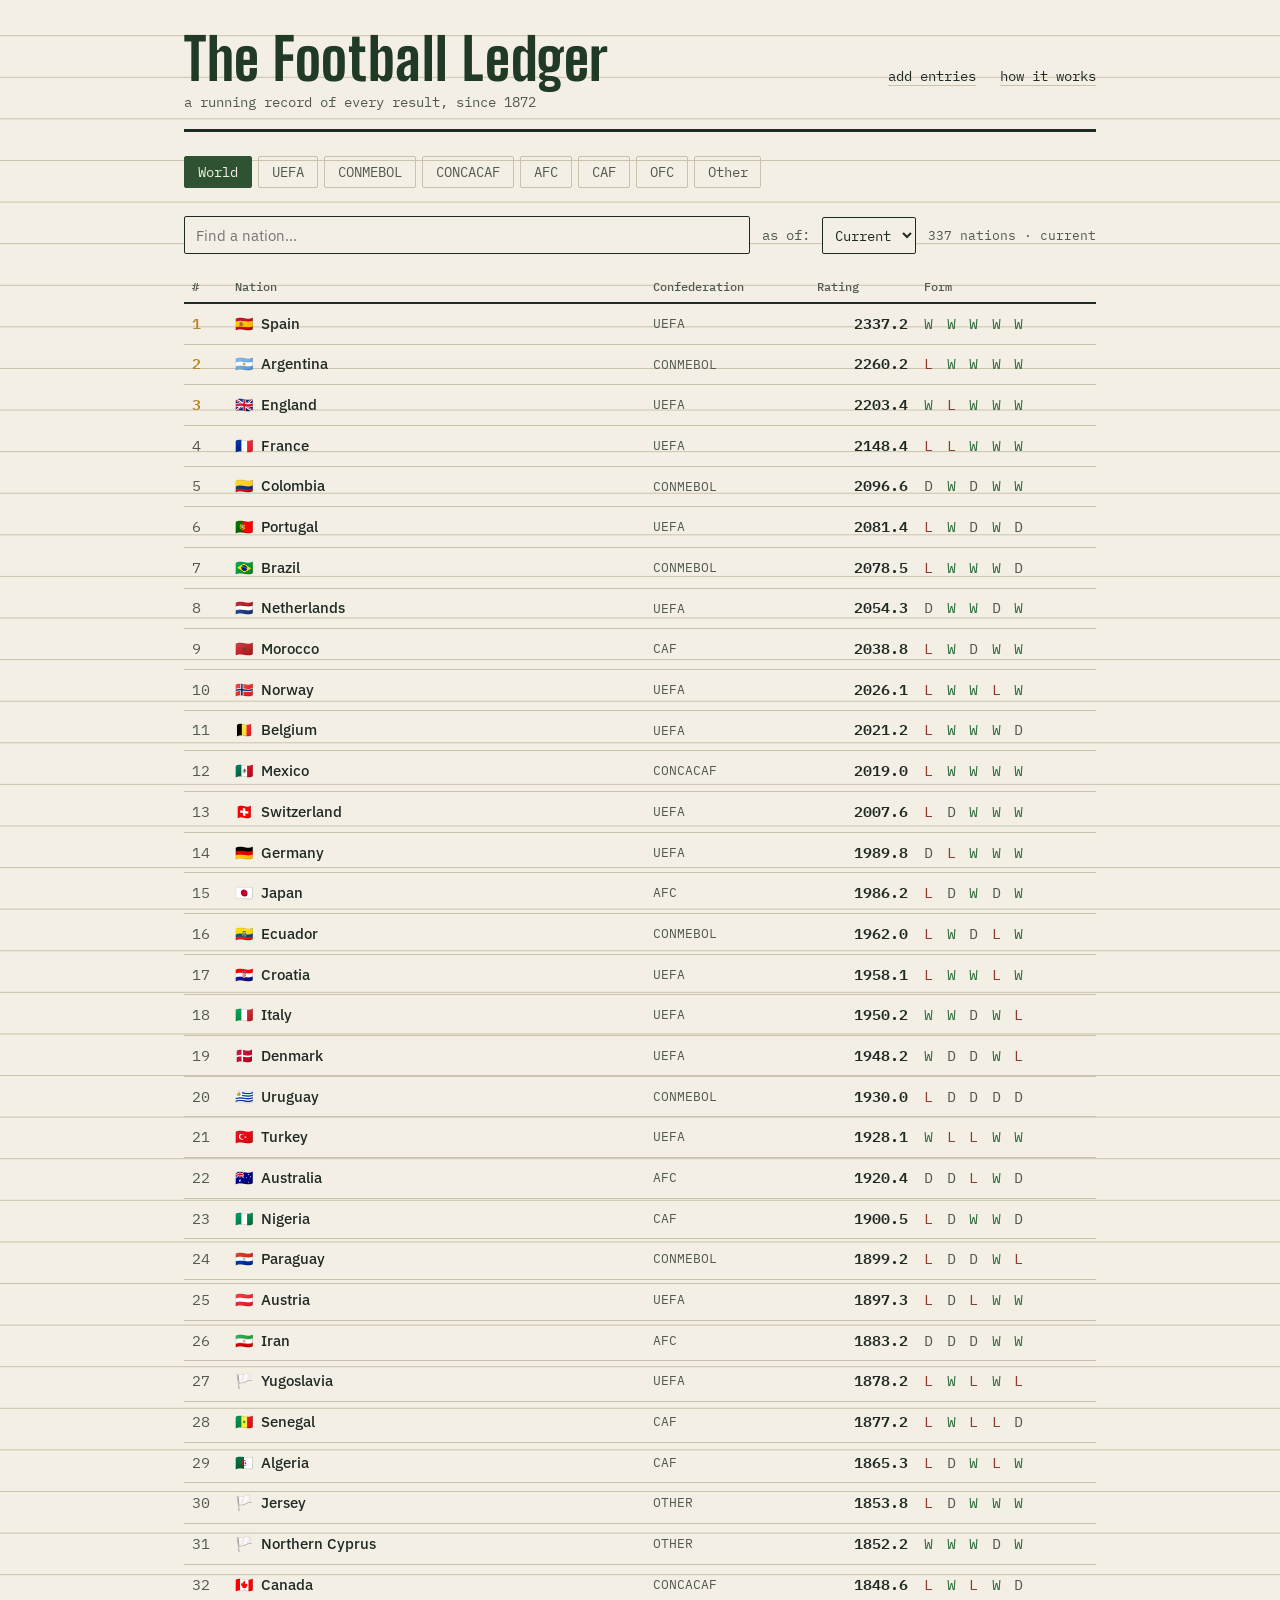
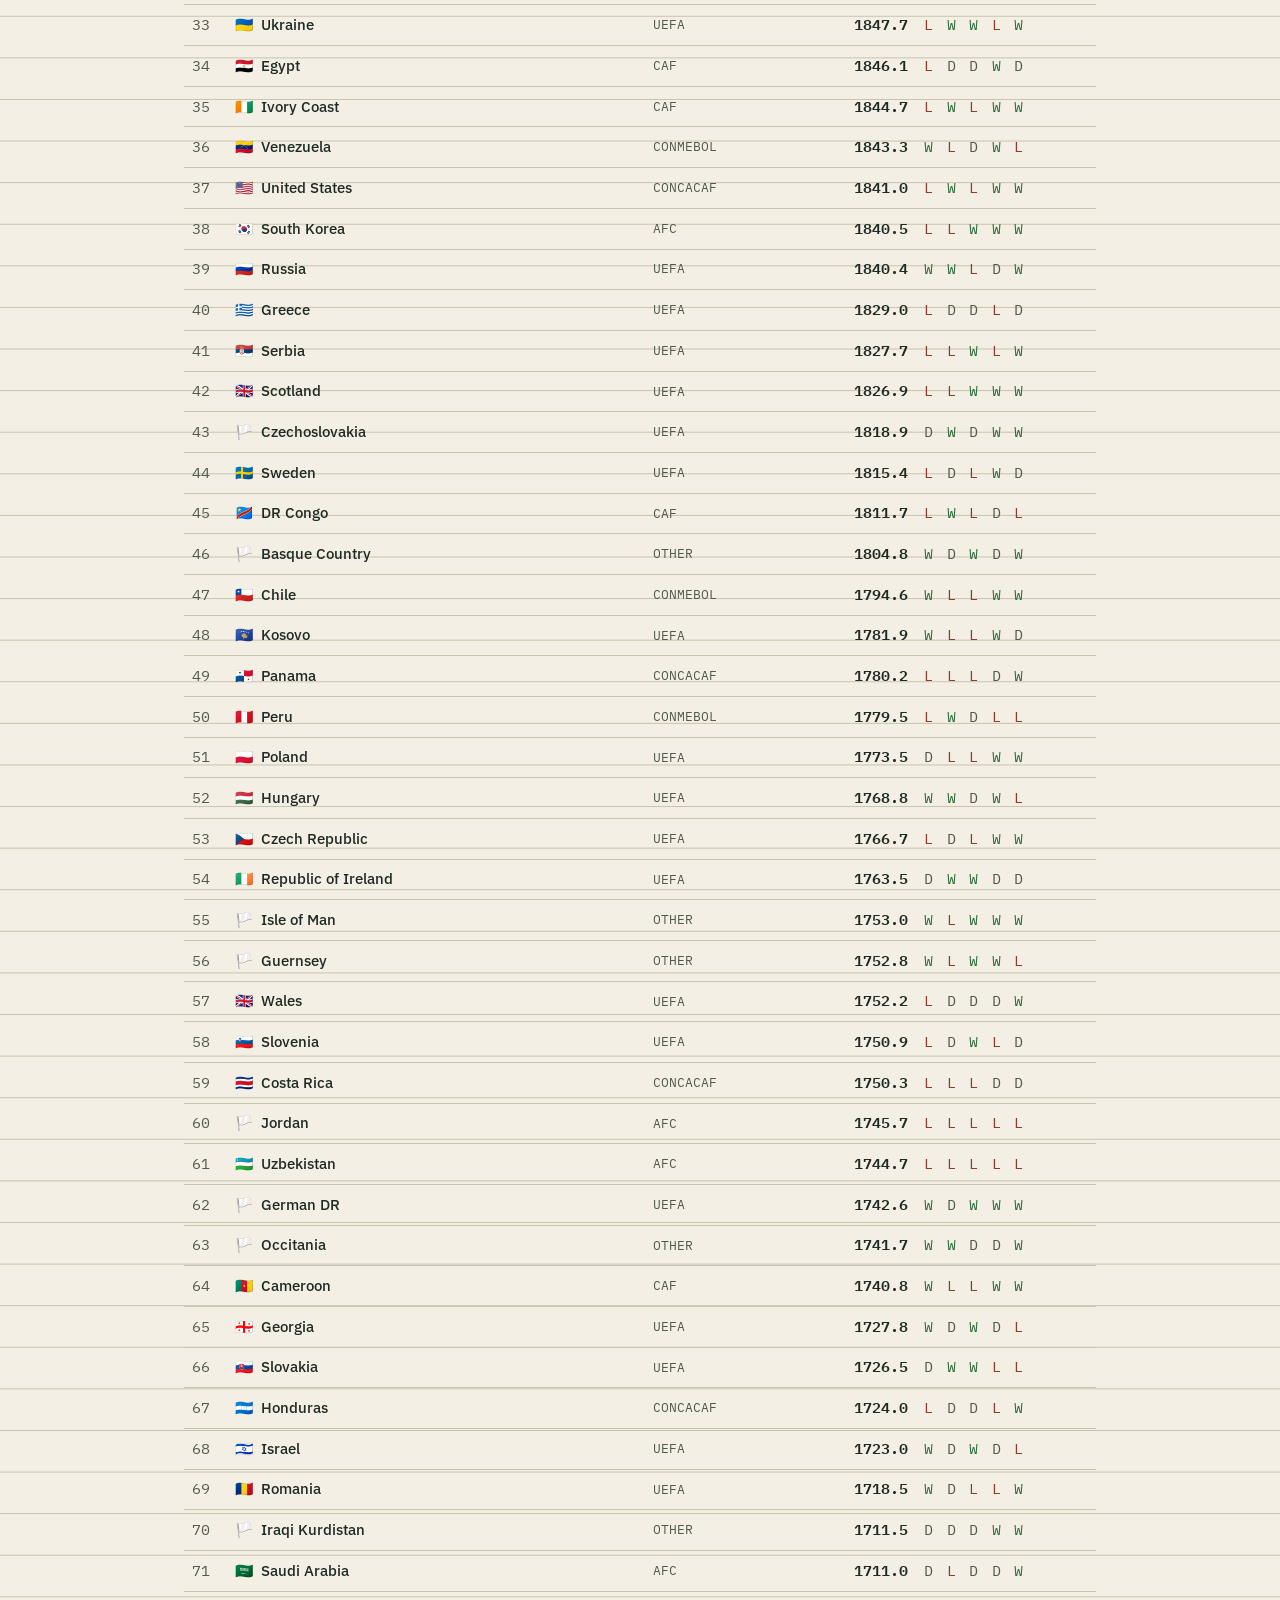
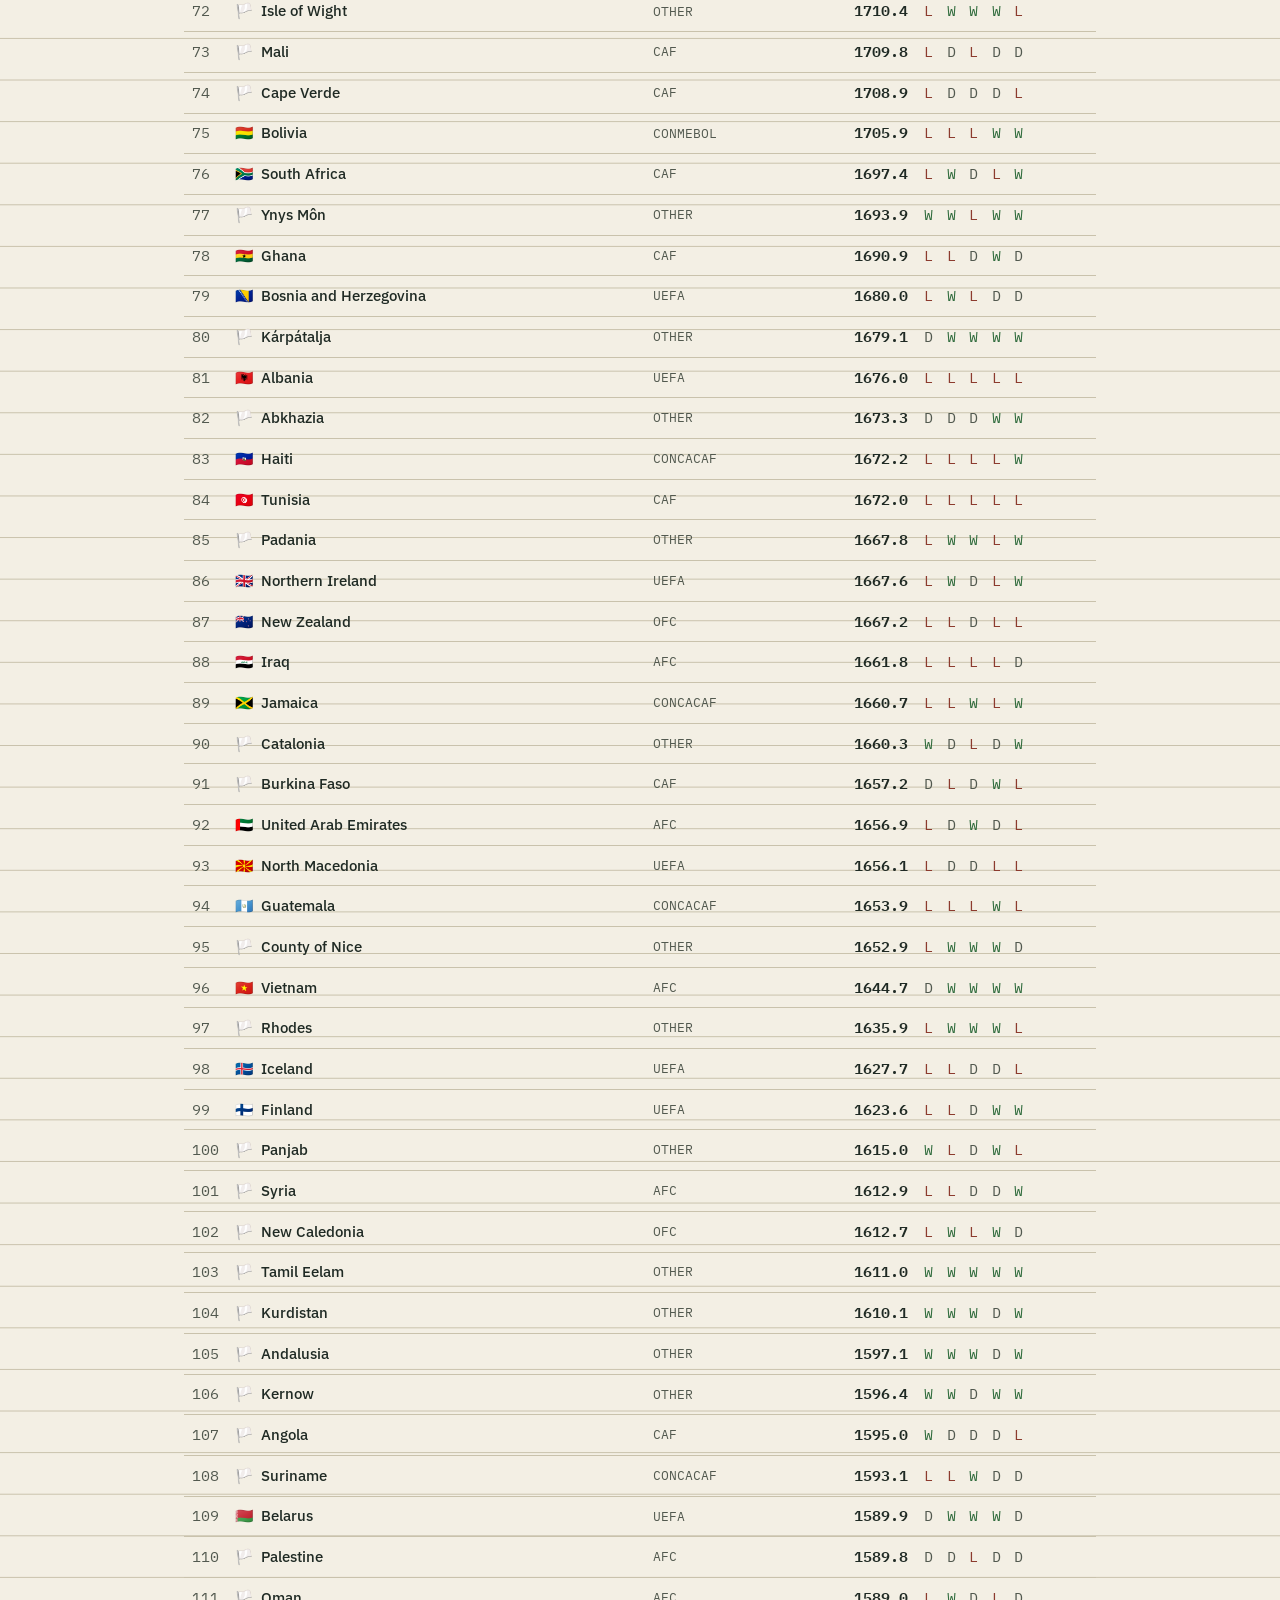
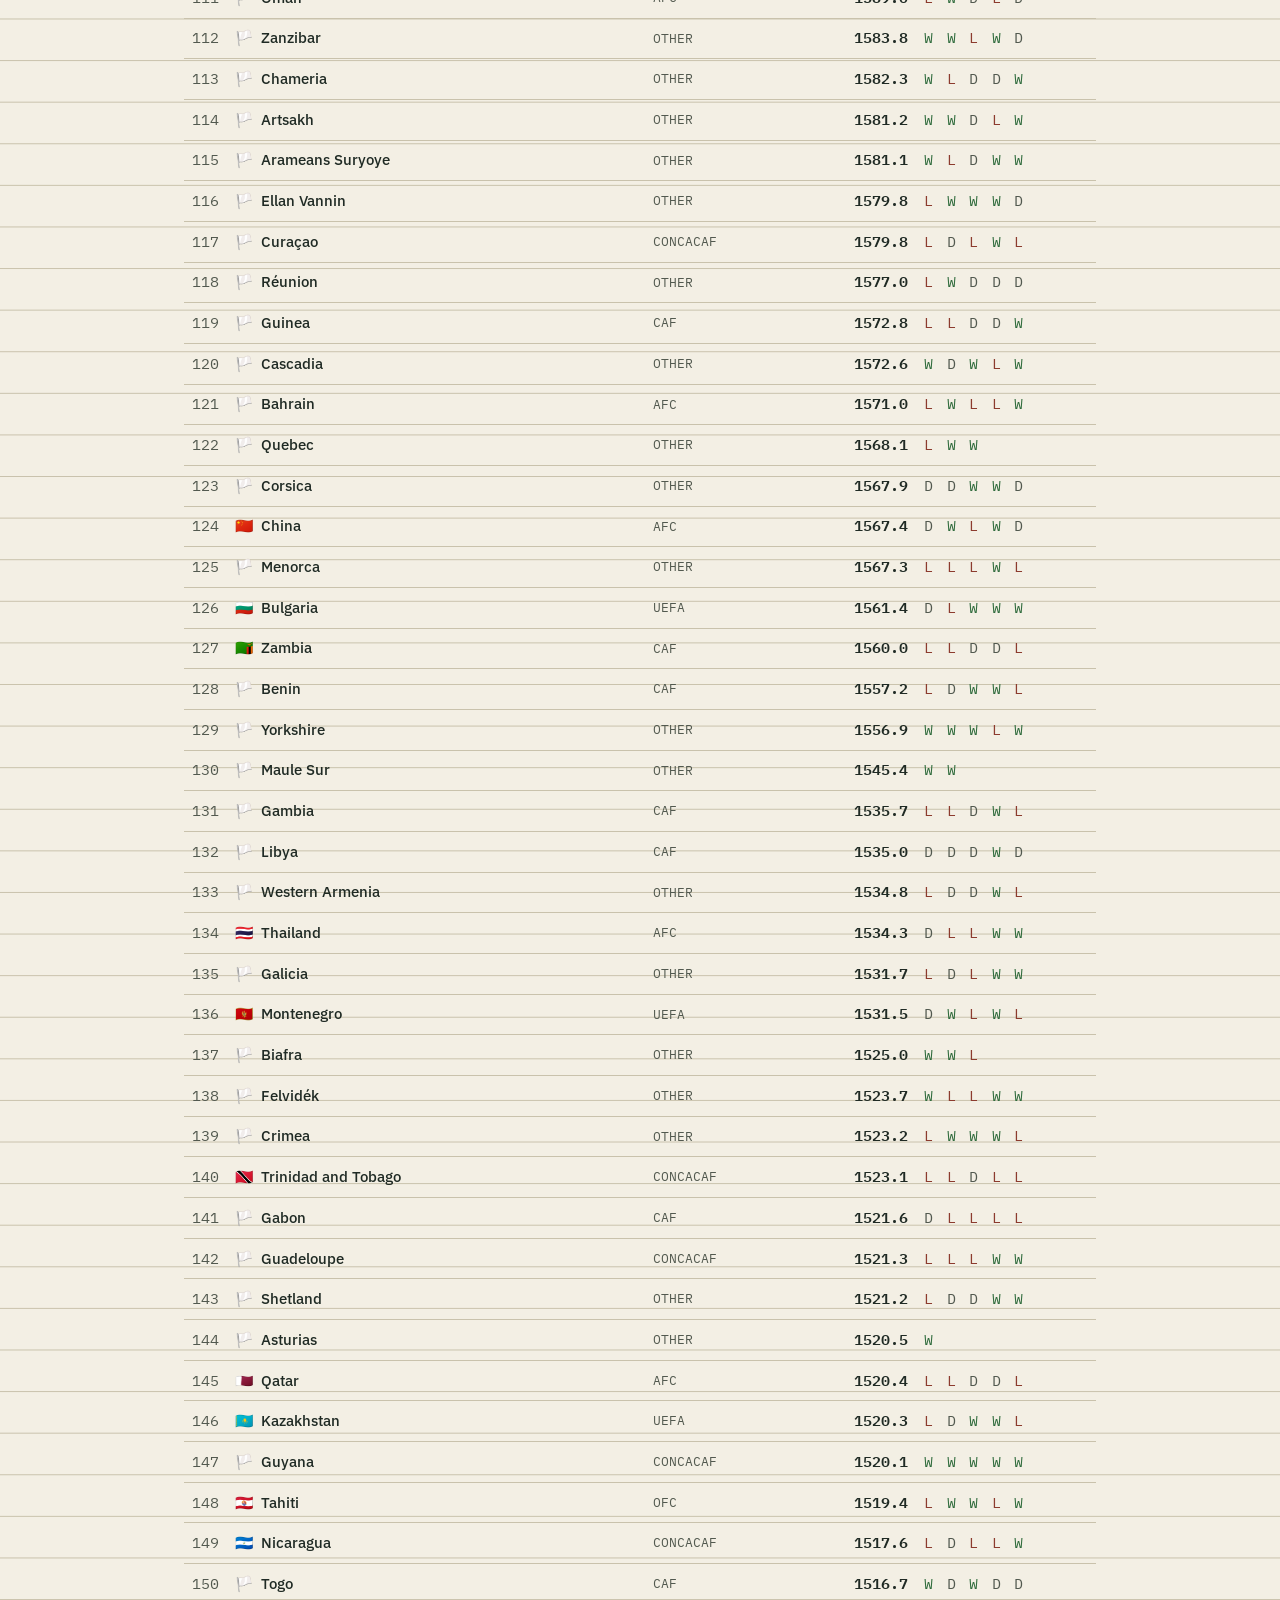
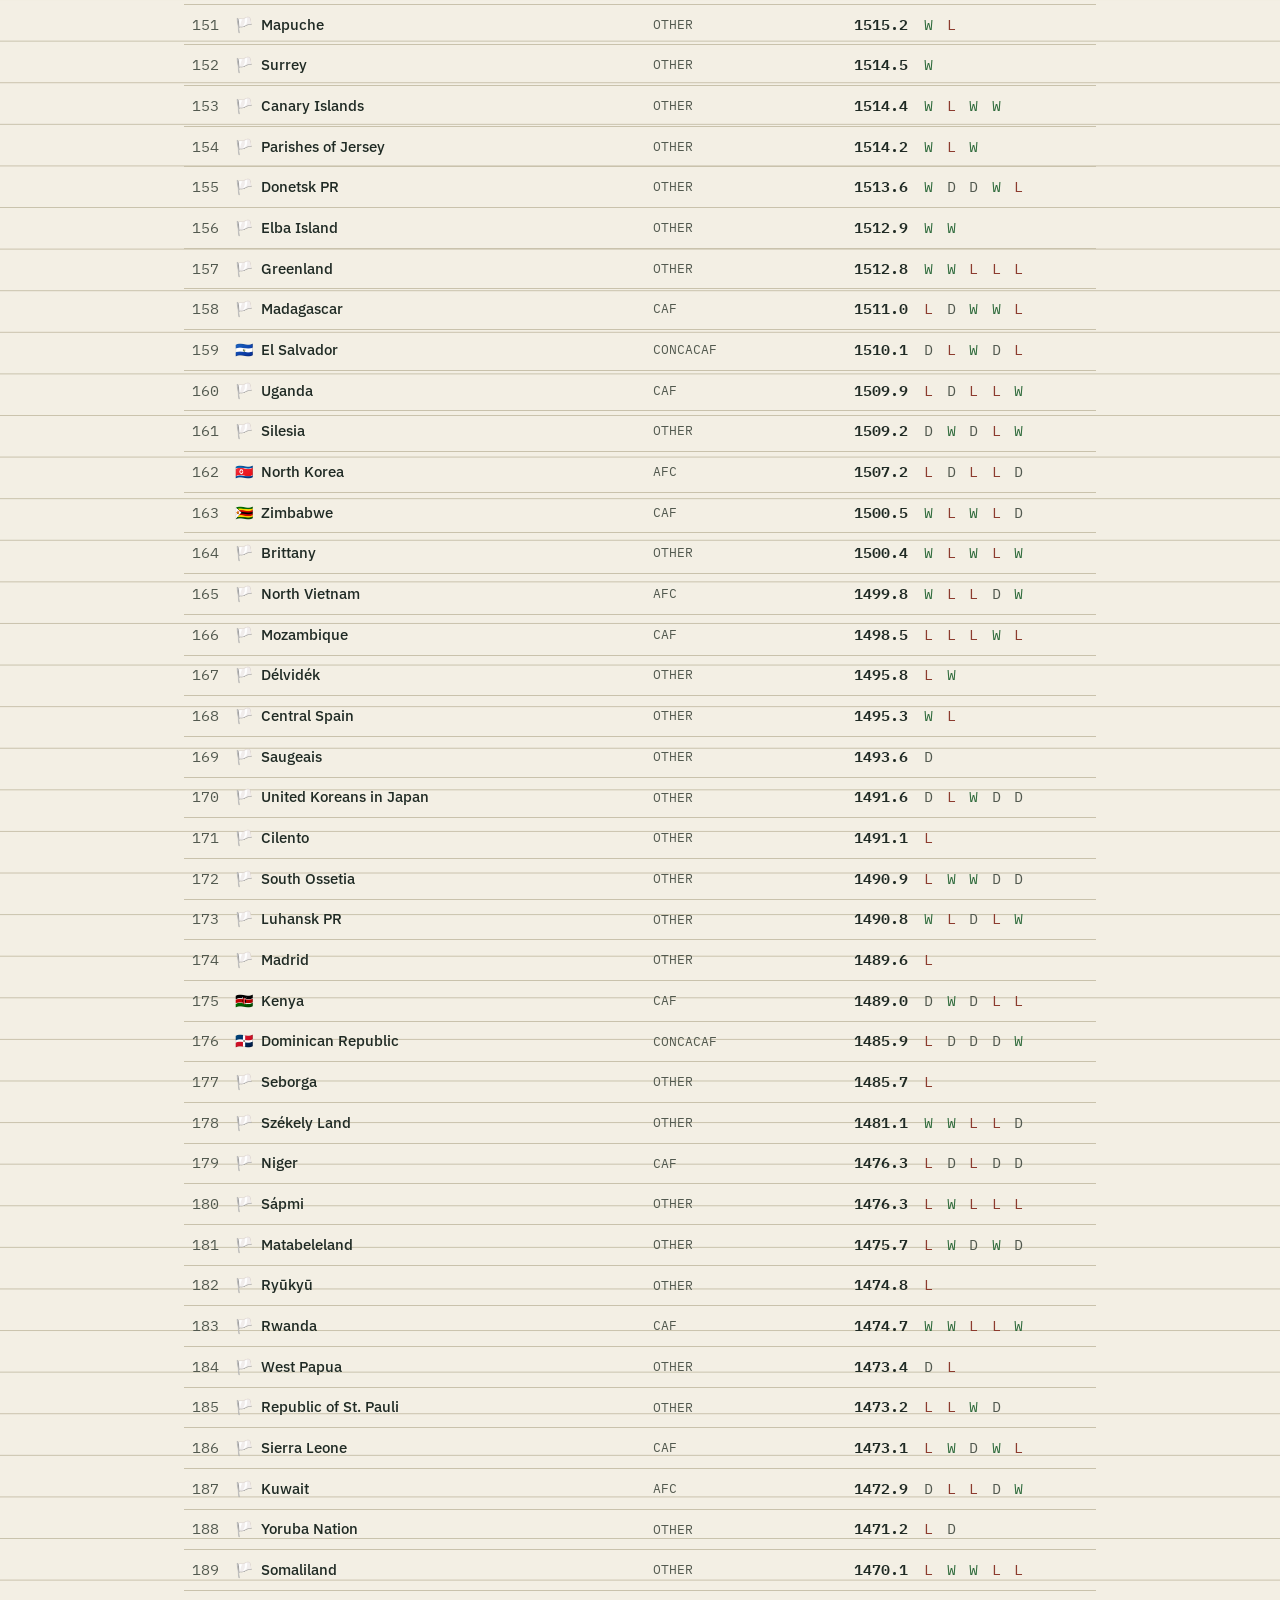
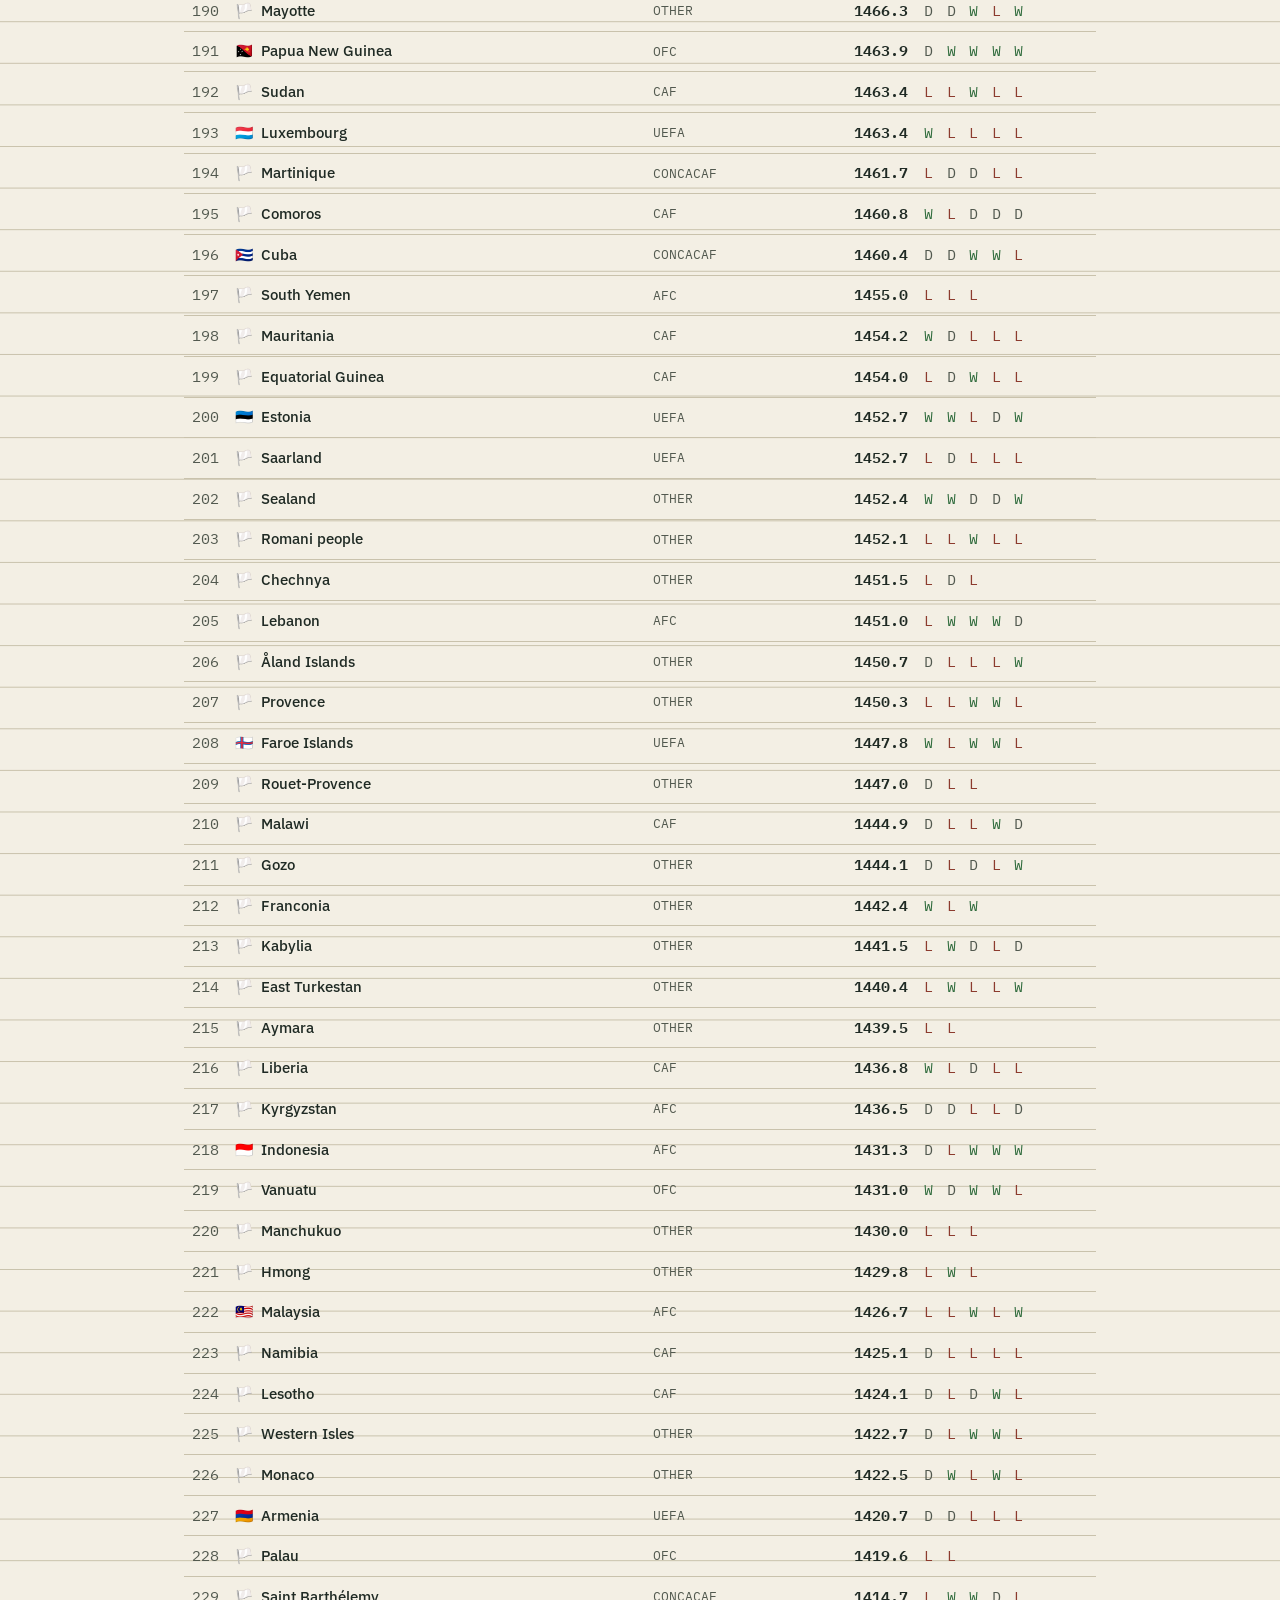
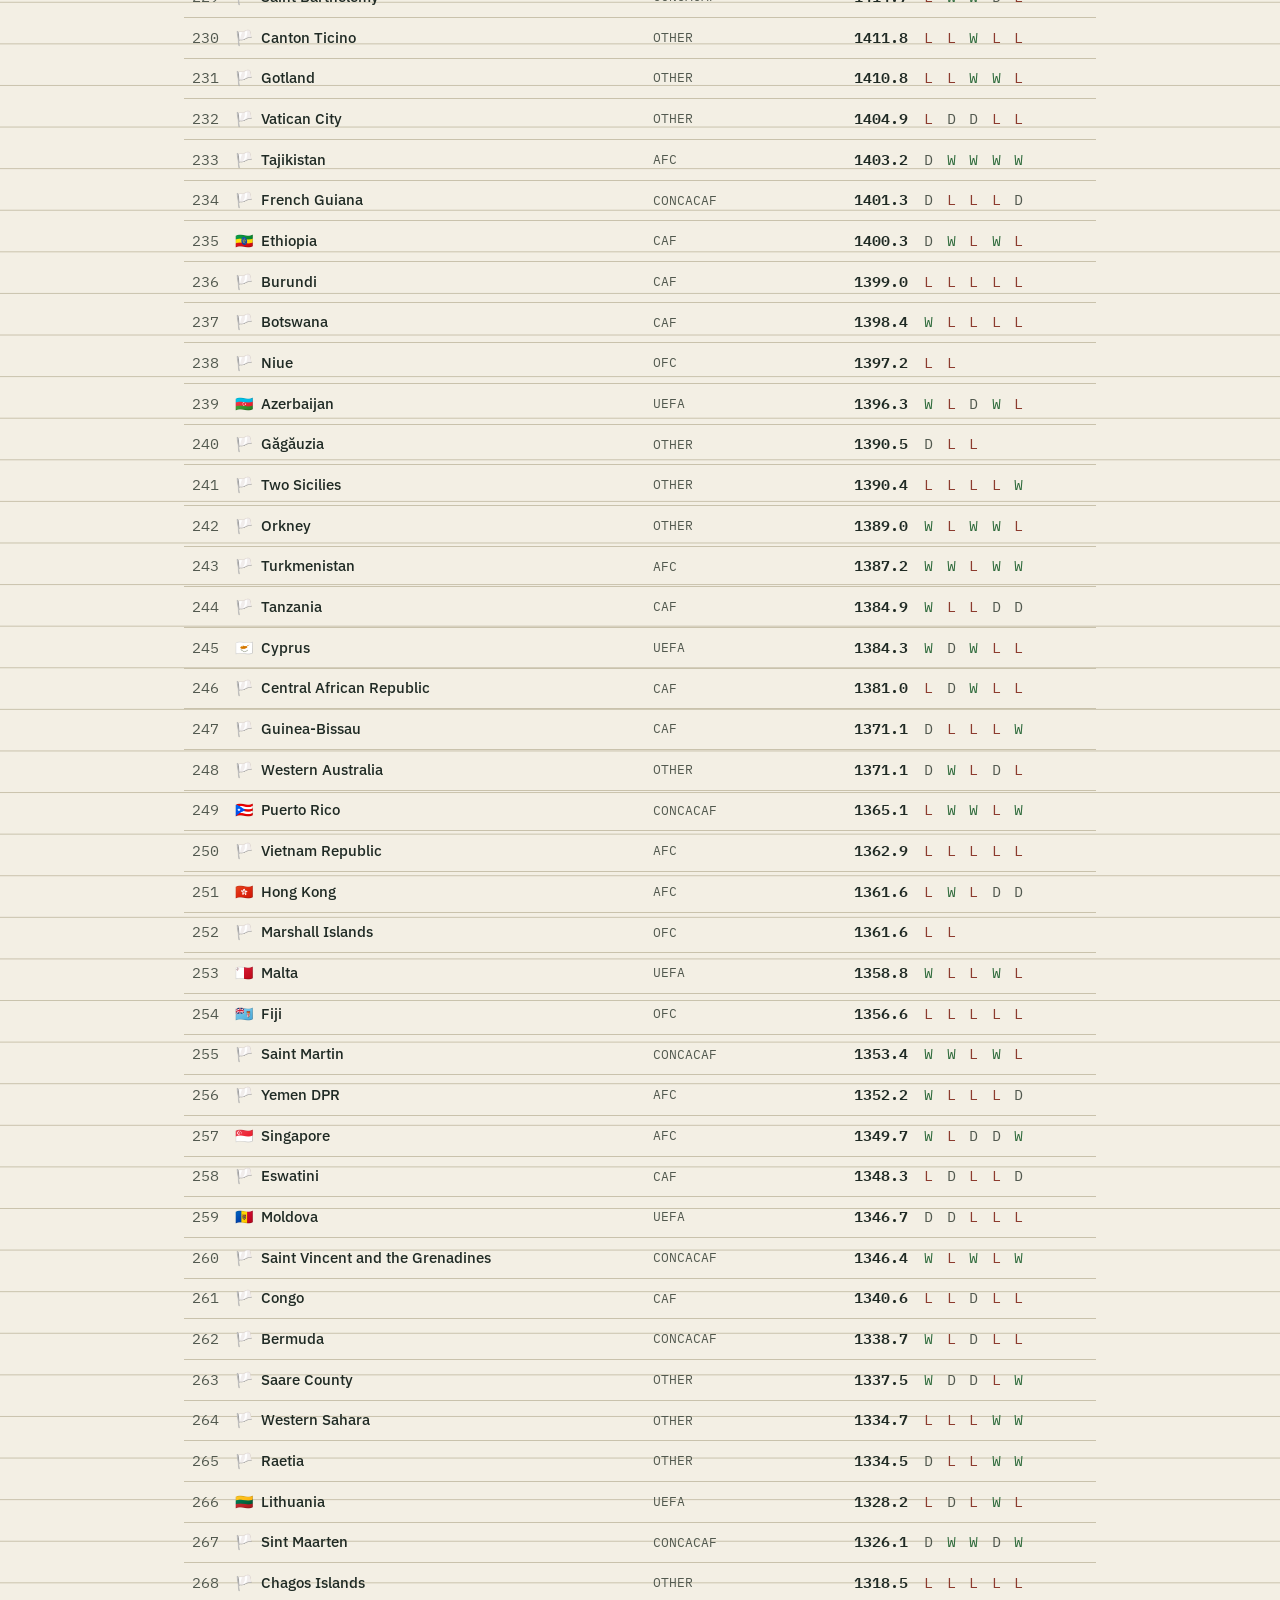
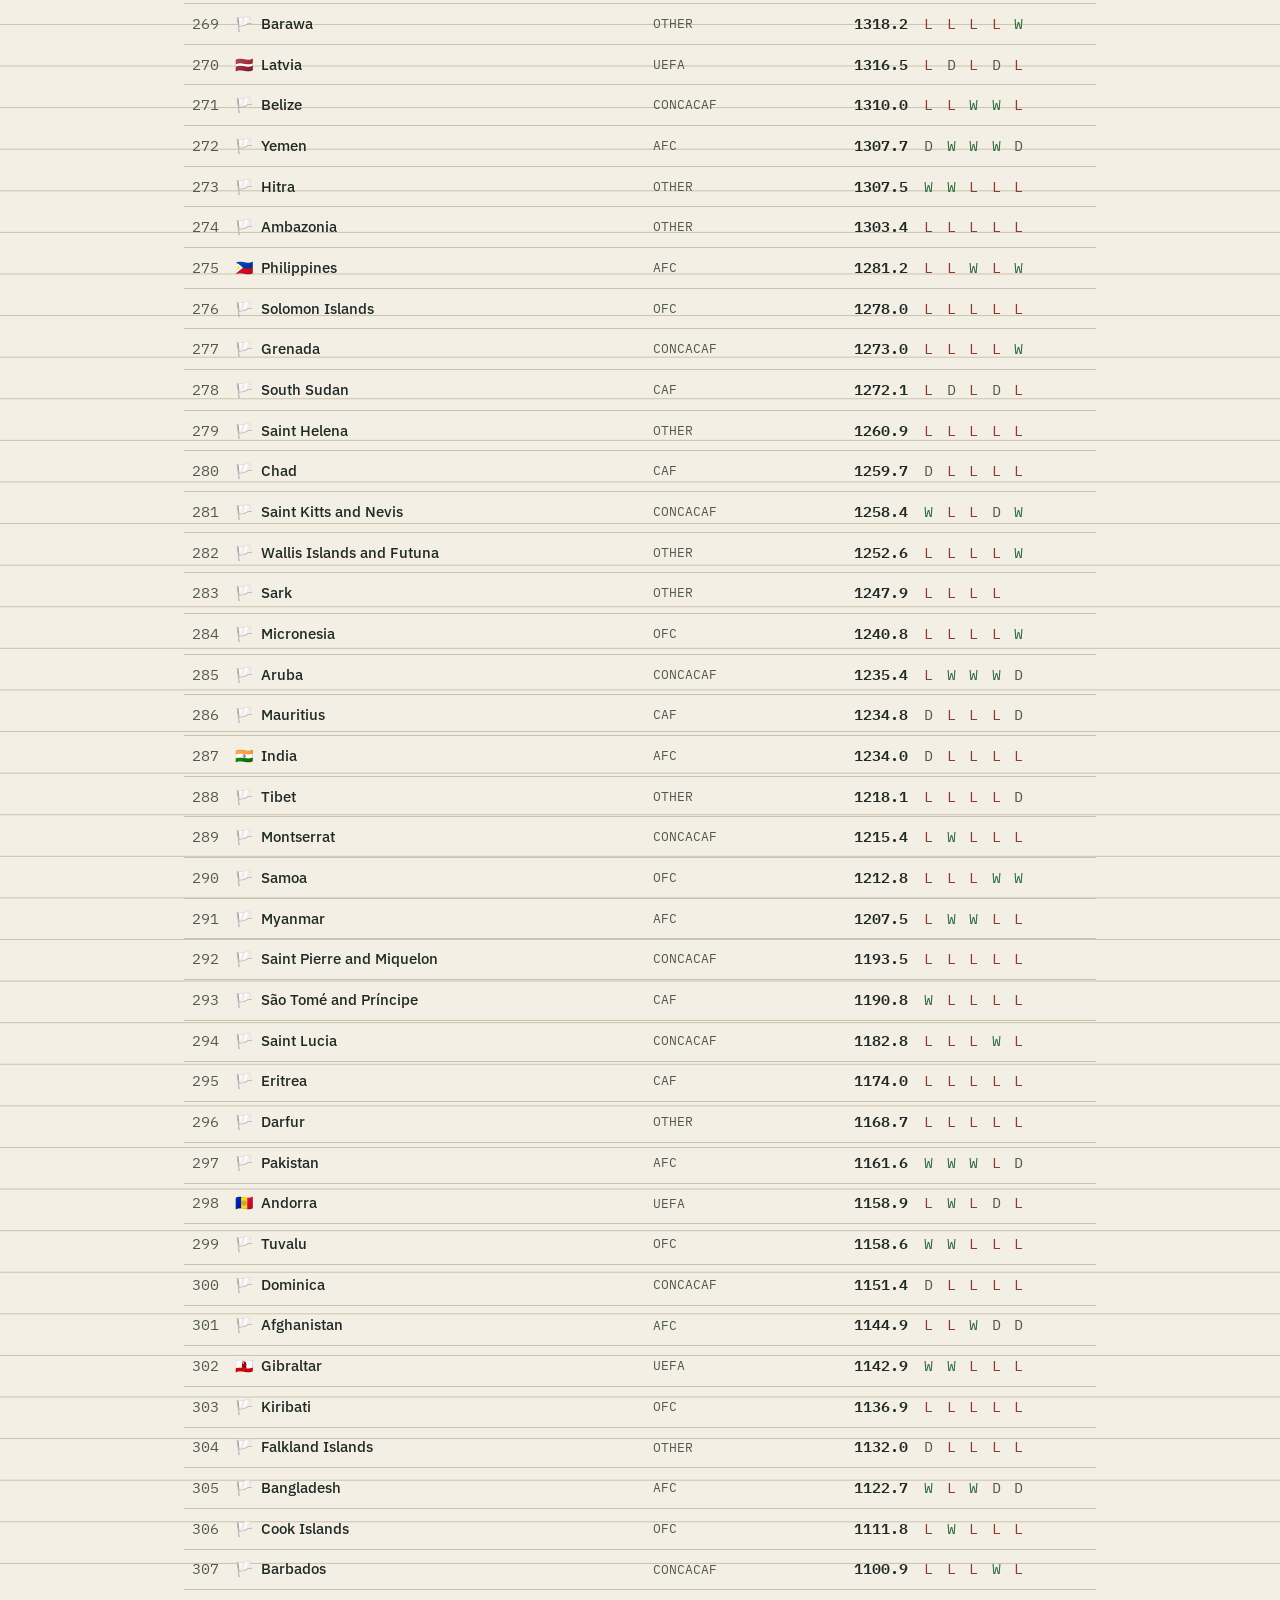
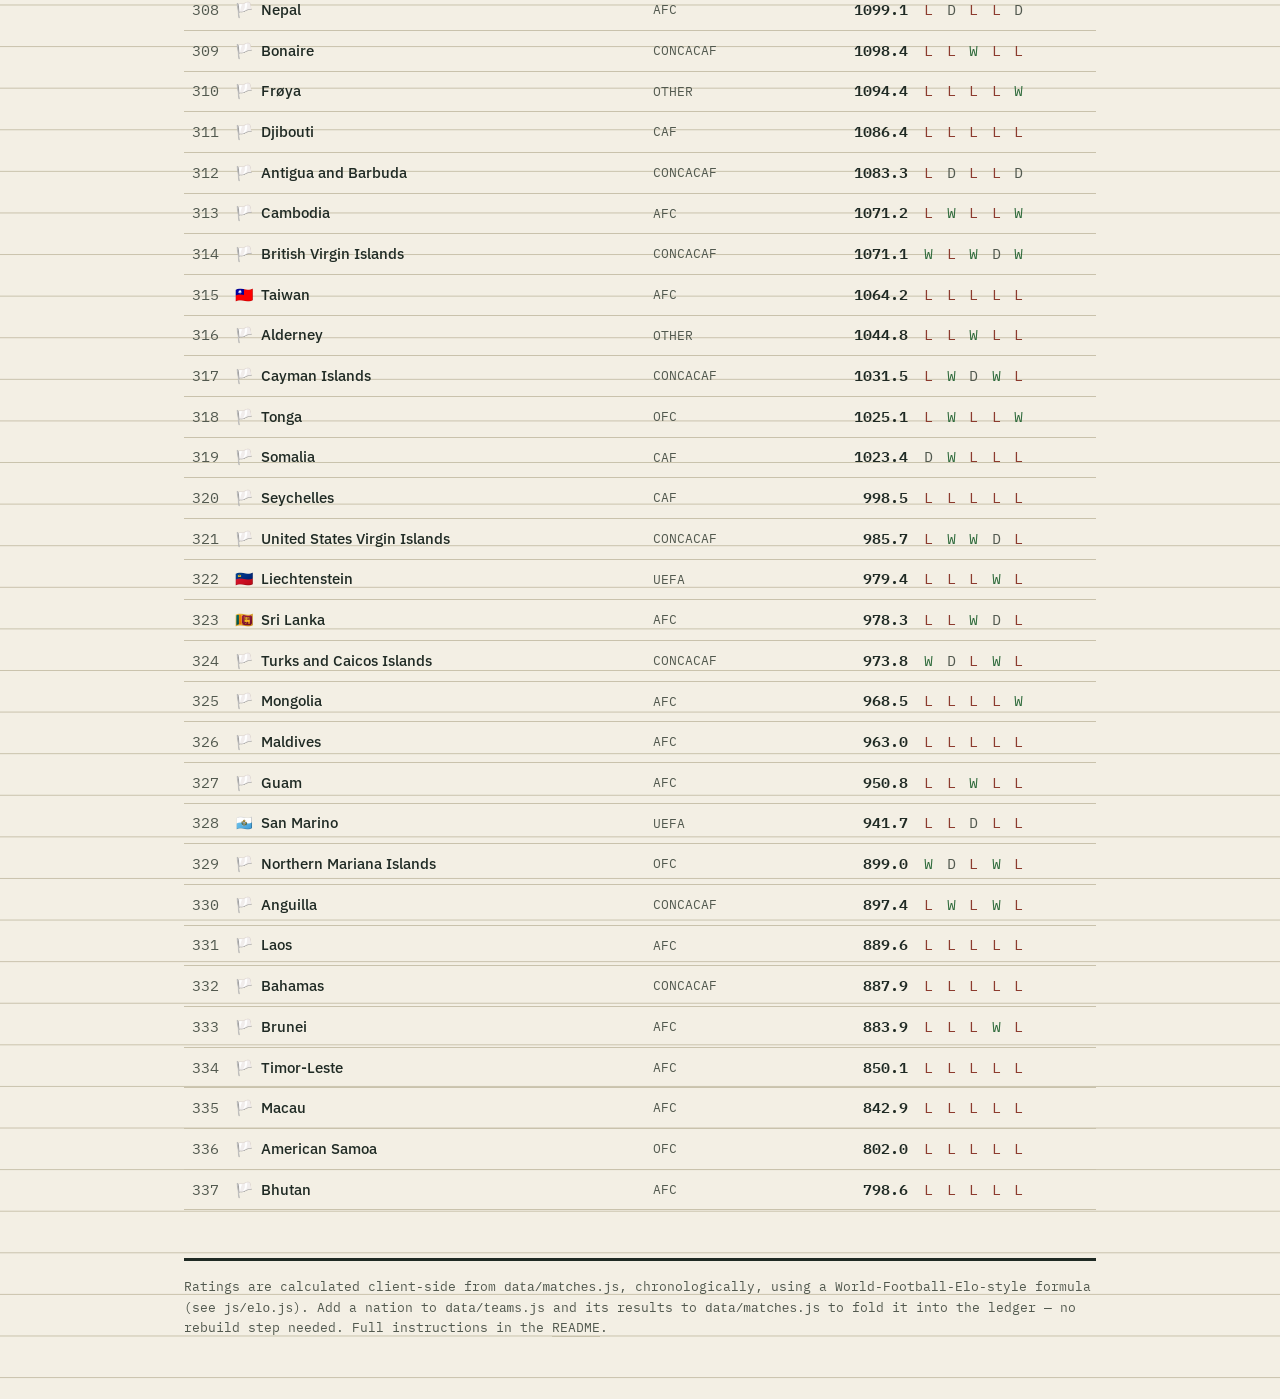
<file: index.html>
<!doctype html>
<html lang="en">
<head>
<meta charset="utf-8" />
<meta name="viewport" content="width=device-width, initial-scale=1" />
<title>The Football Ledger — World Rankings</title>
<meta name="description" content="World football rankings built from full match history, grouped by confederation." />
<link rel="stylesheet" href="css/styles.css" />
</head>
<body>
  <div class="wrap">
    <header class="masthead">
      <div class="masthead-row">
        <div>
          <h1>The Football Ledger</h1>
          <div class="tag">a running record of every result, since 1872</div>
        </div>
        <nav><a href="admin.html">add entries</a> &nbsp; <a href="README.md">how it works</a></nav>
      </div>
    </header>

    <div class="tabs" id="tabs" role="tablist" aria-label="Filter by confederation"></div>

    <div class="search-row">
      <input type="search" id="search" placeholder="Find a nation…" aria-label="Search nations" />
      <label for="year-select" style="font-family:var(--mono);font-size:0.85rem;color:var(--ink-soft);">as of:</label>
      <select id="year-select"></select>
      <span class="count" id="count"></span>
    </div>

    <table class="ledger" id="ledger" aria-live="polite">
      <thead>
        <tr>
          <th>#</th>
          <th>Nation</th>
          <th>Confederation</th>
          <th>Rating</th>
          <th>Form</th>
        </tr>
      </thead>
      <tbody id="ledger-body"></tbody>
    </table>

    <div class="empty-state" id="empty" hidden>No nation matches that search.</div>

    <footer class="colophon">
      Ratings are calculated client-side from <code>data/matches.js</code>, chronologically, using a
      World-Football-Elo-style formula (see <code>js/elo.js</code>). Add a nation to <code>data/teams.js</code>
      and its results to <code>data/matches.js</code> to fold it into the ledger — no rebuild step needed.
      Full instructions in the <a href="README.md">README</a>.
    </footer>
  </div>

  <script src="data/teams.js"></script>
  <script src="data/matches.js"></script>
  <script src="js/util.js"></script>
  <script src="js/elo.js"></script>
  <script src="js/main.js"></script>
</body>
</html>
</file>
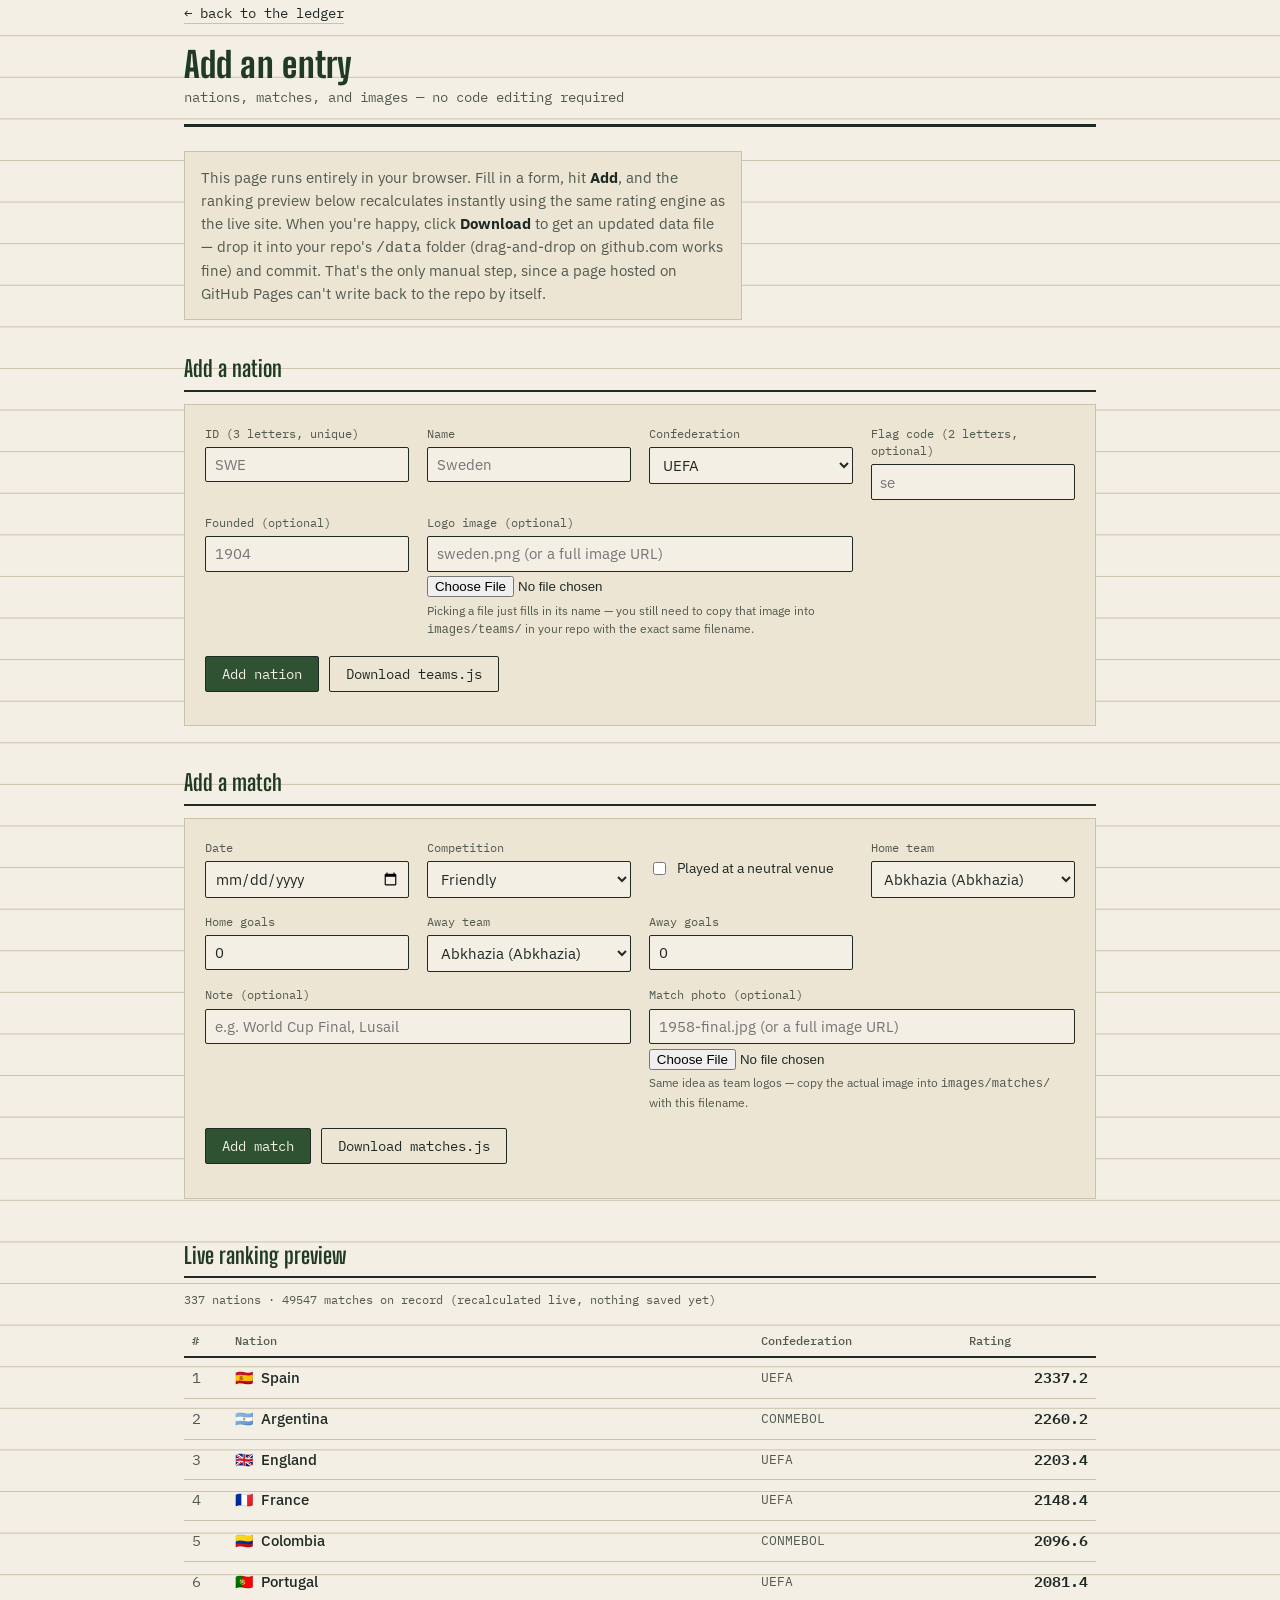
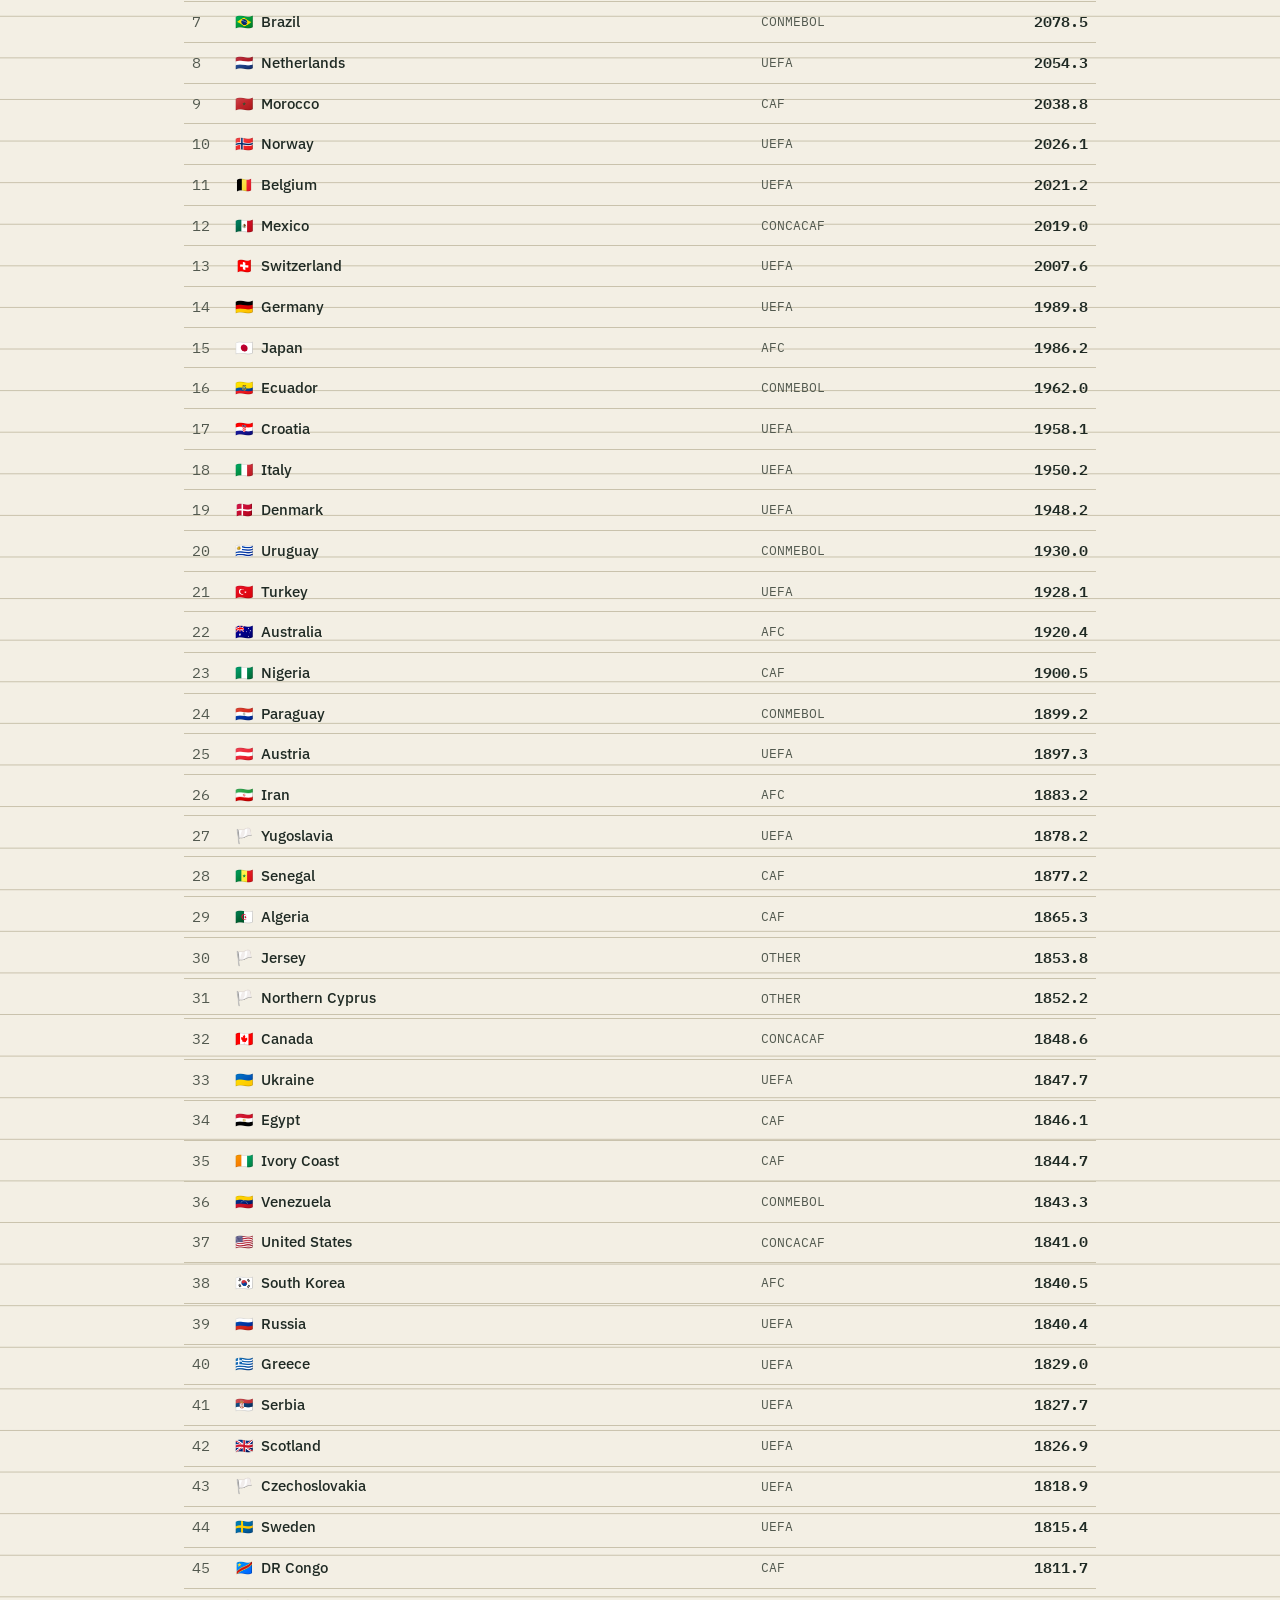
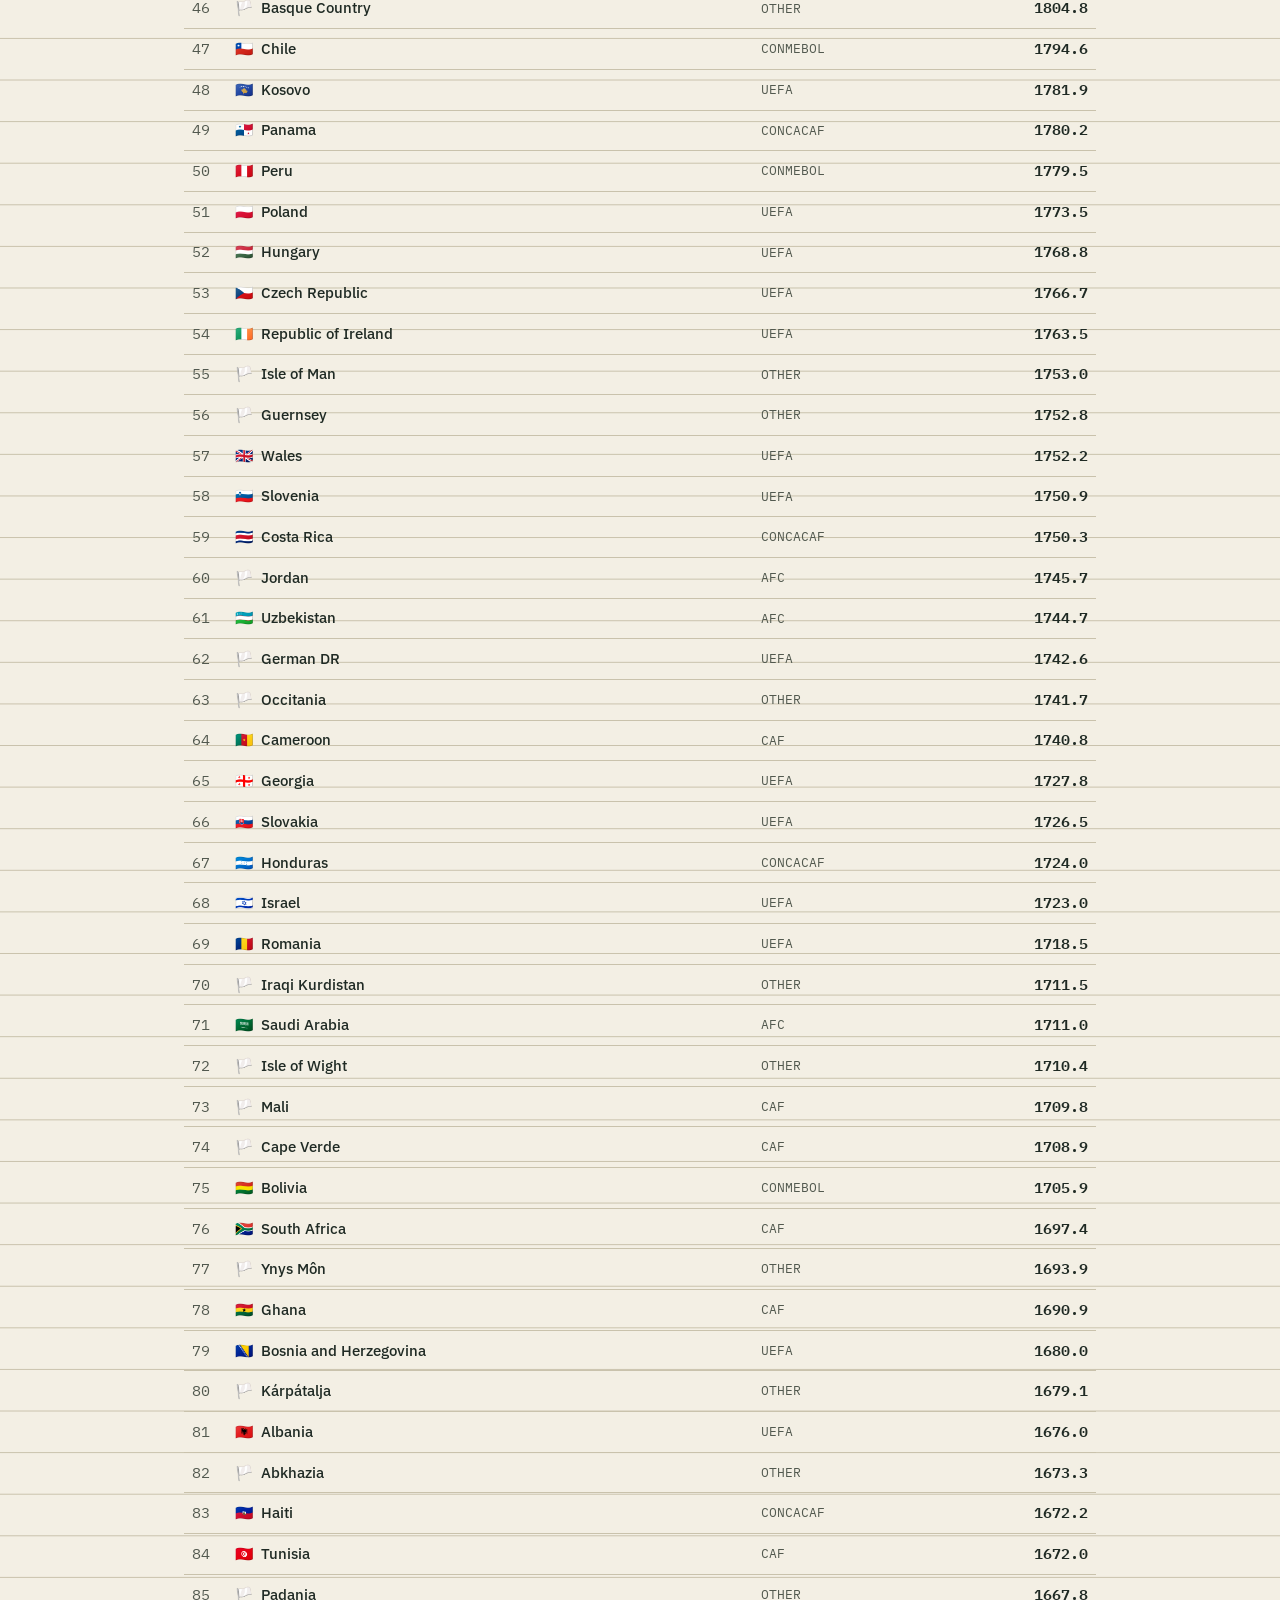
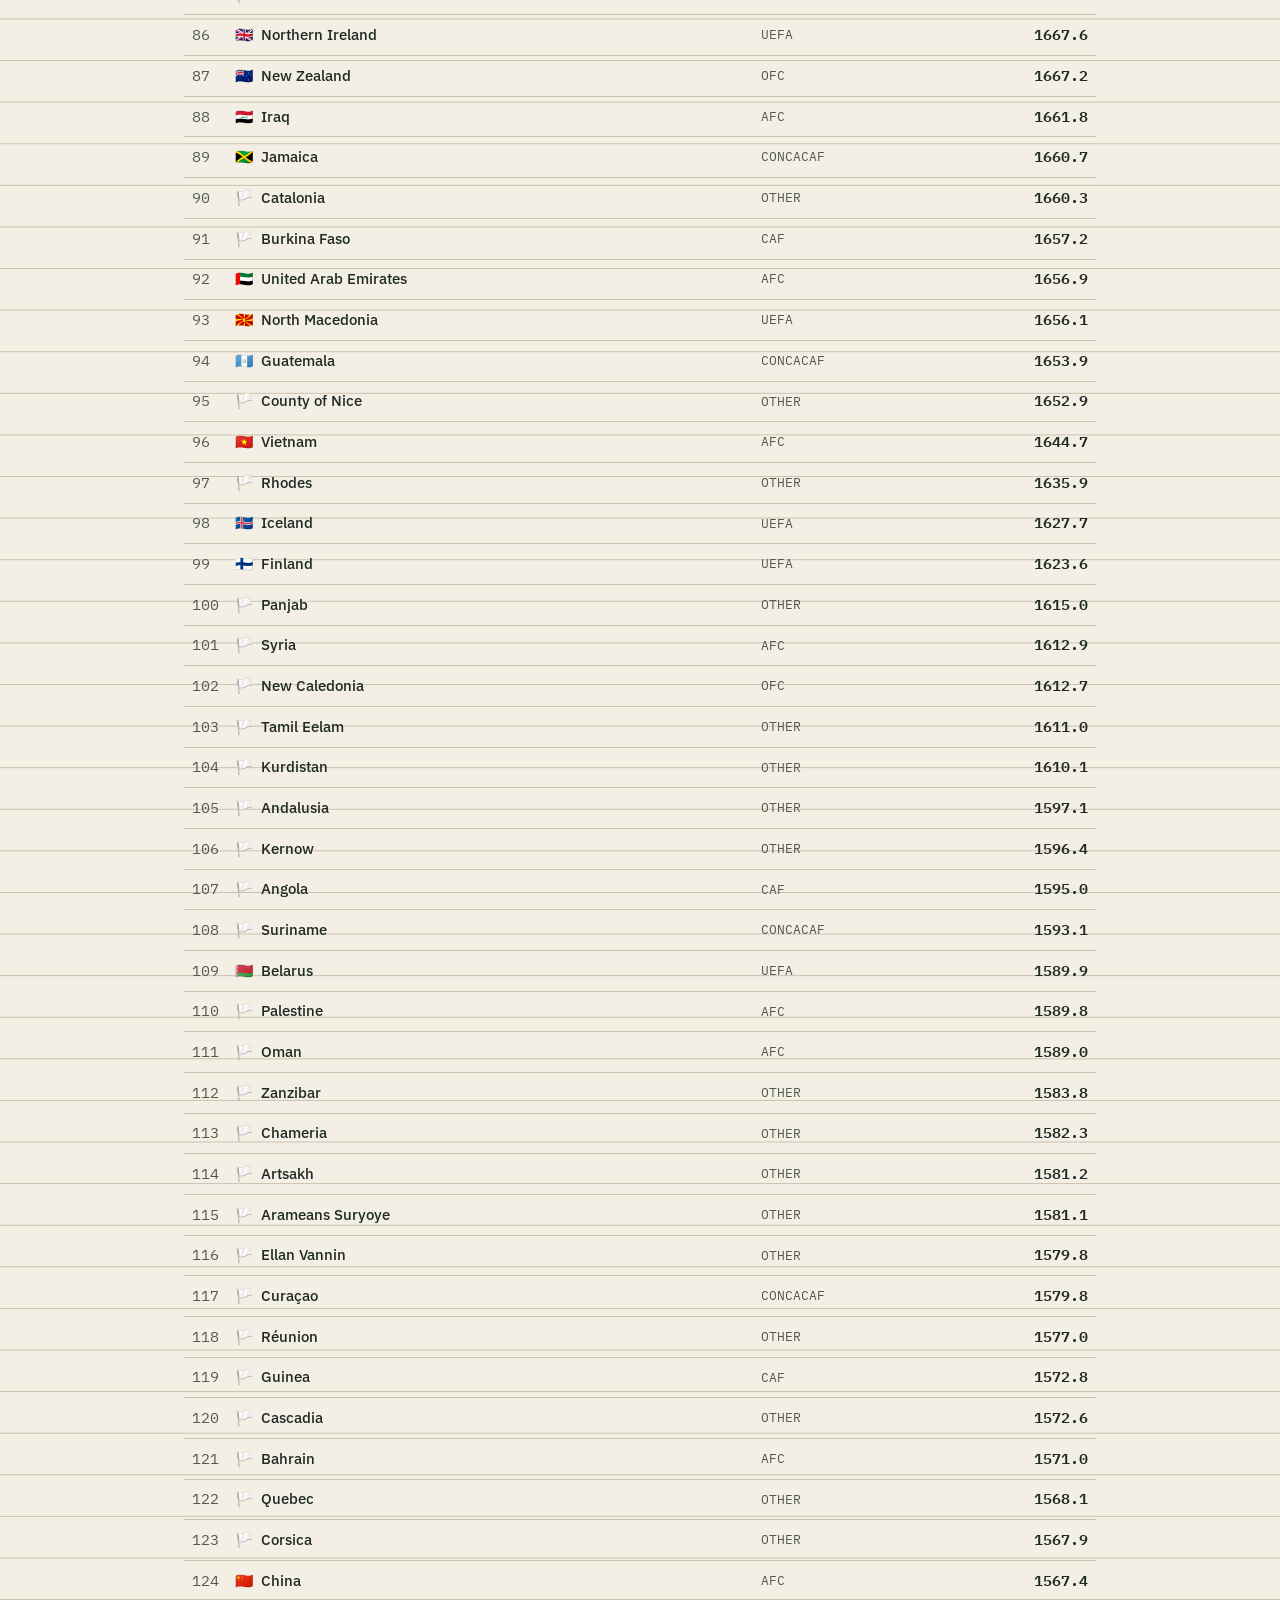
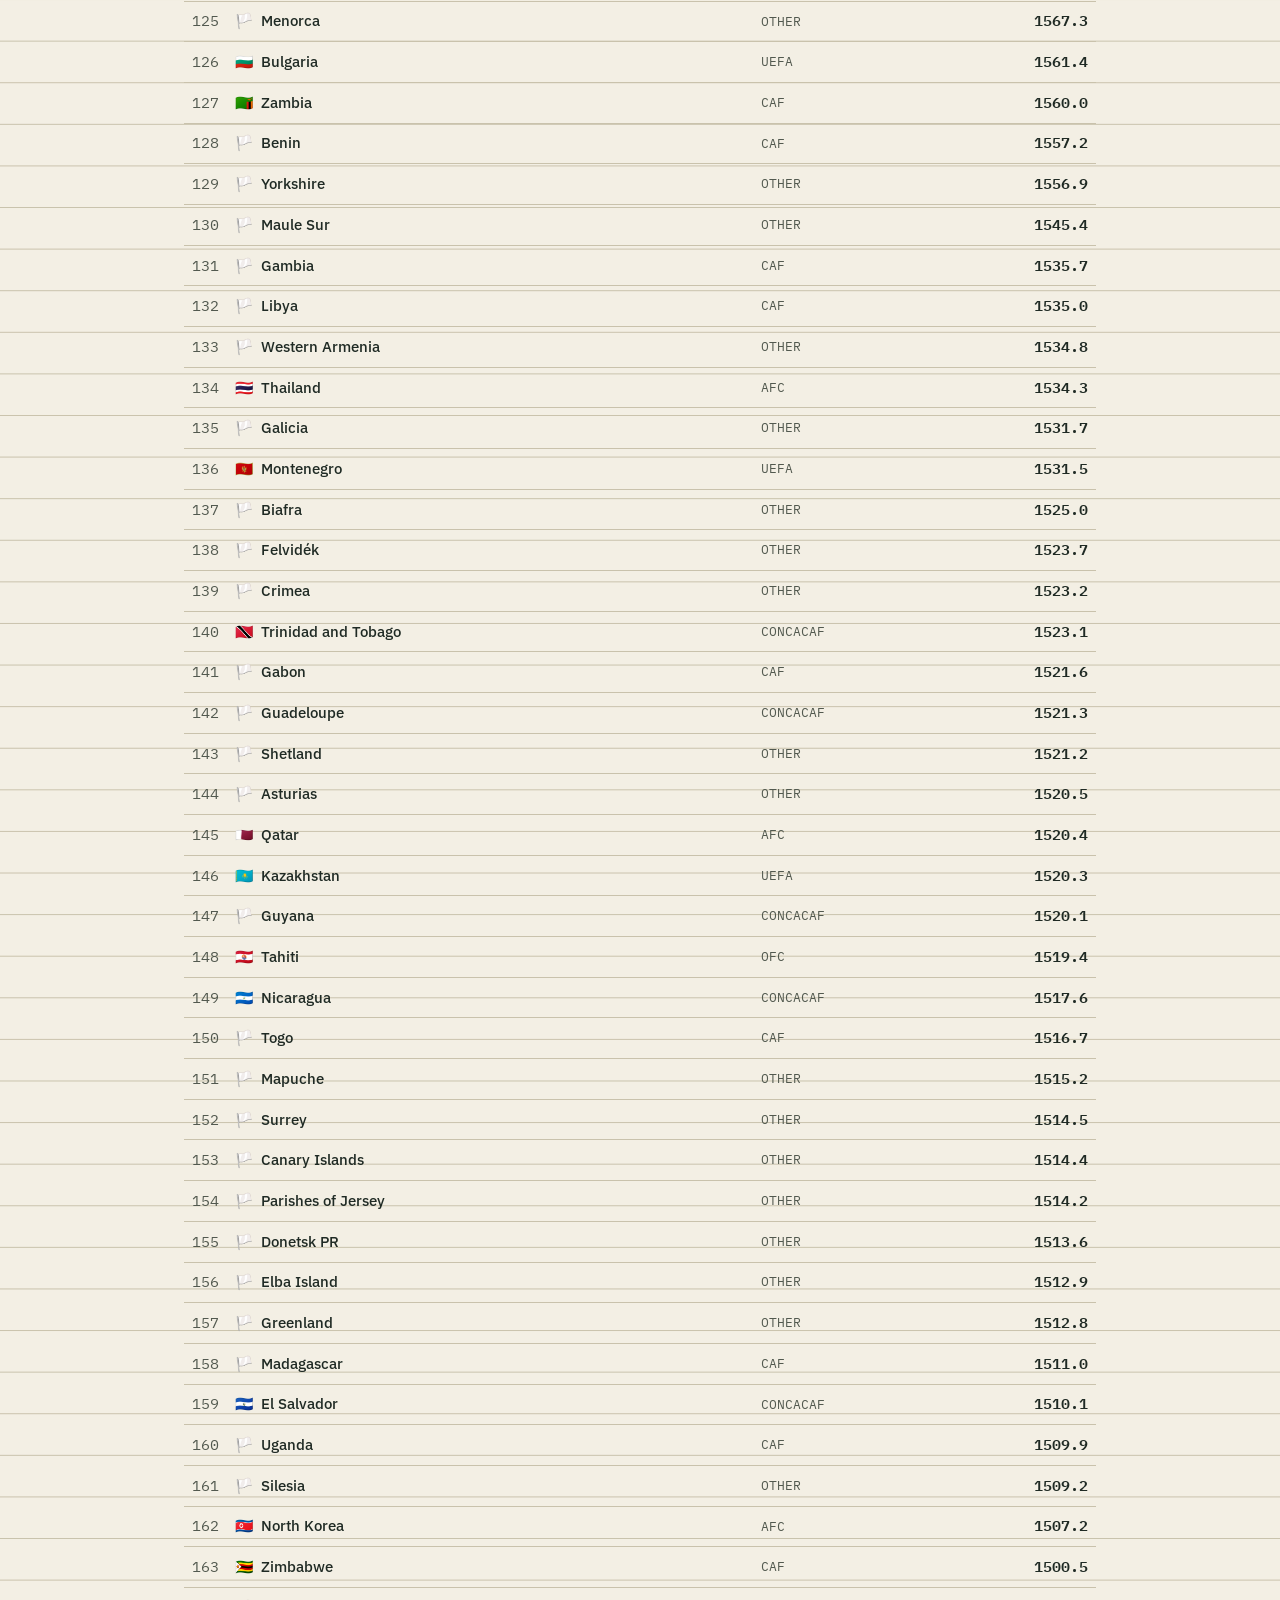
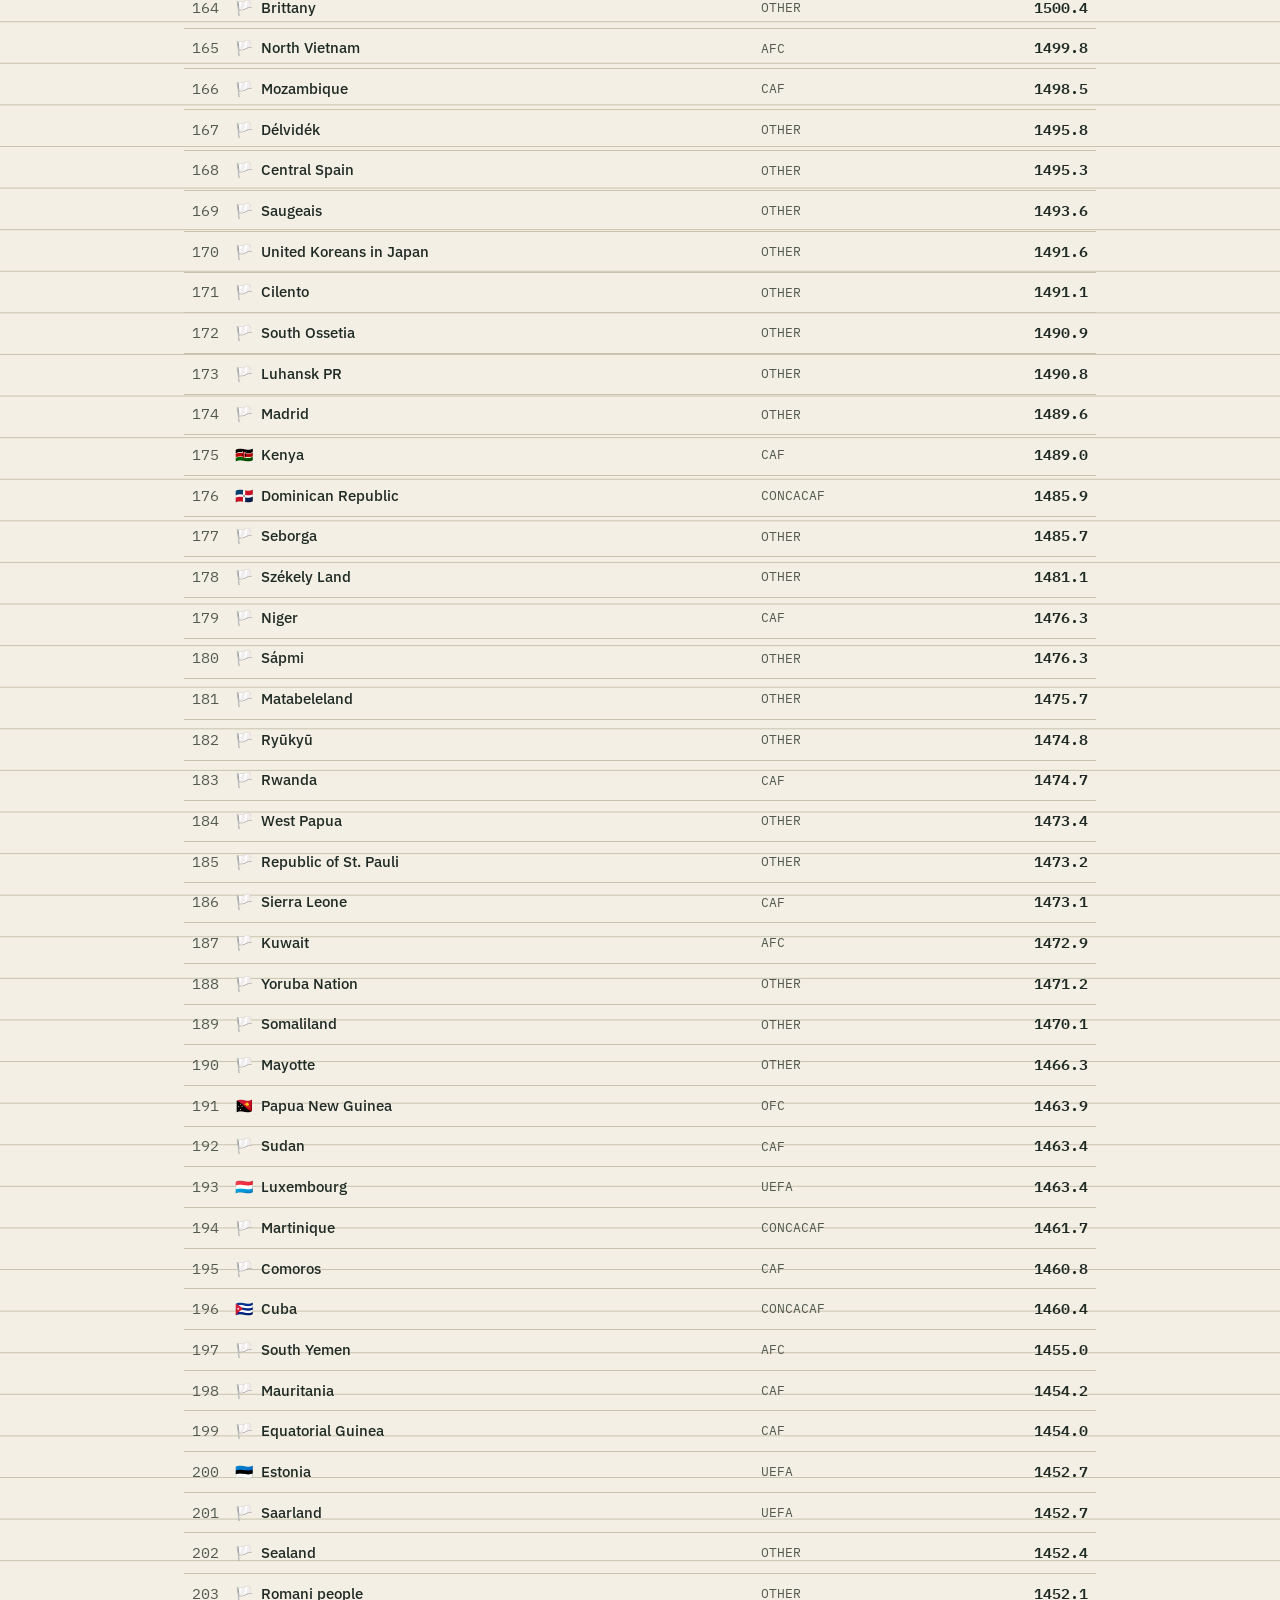
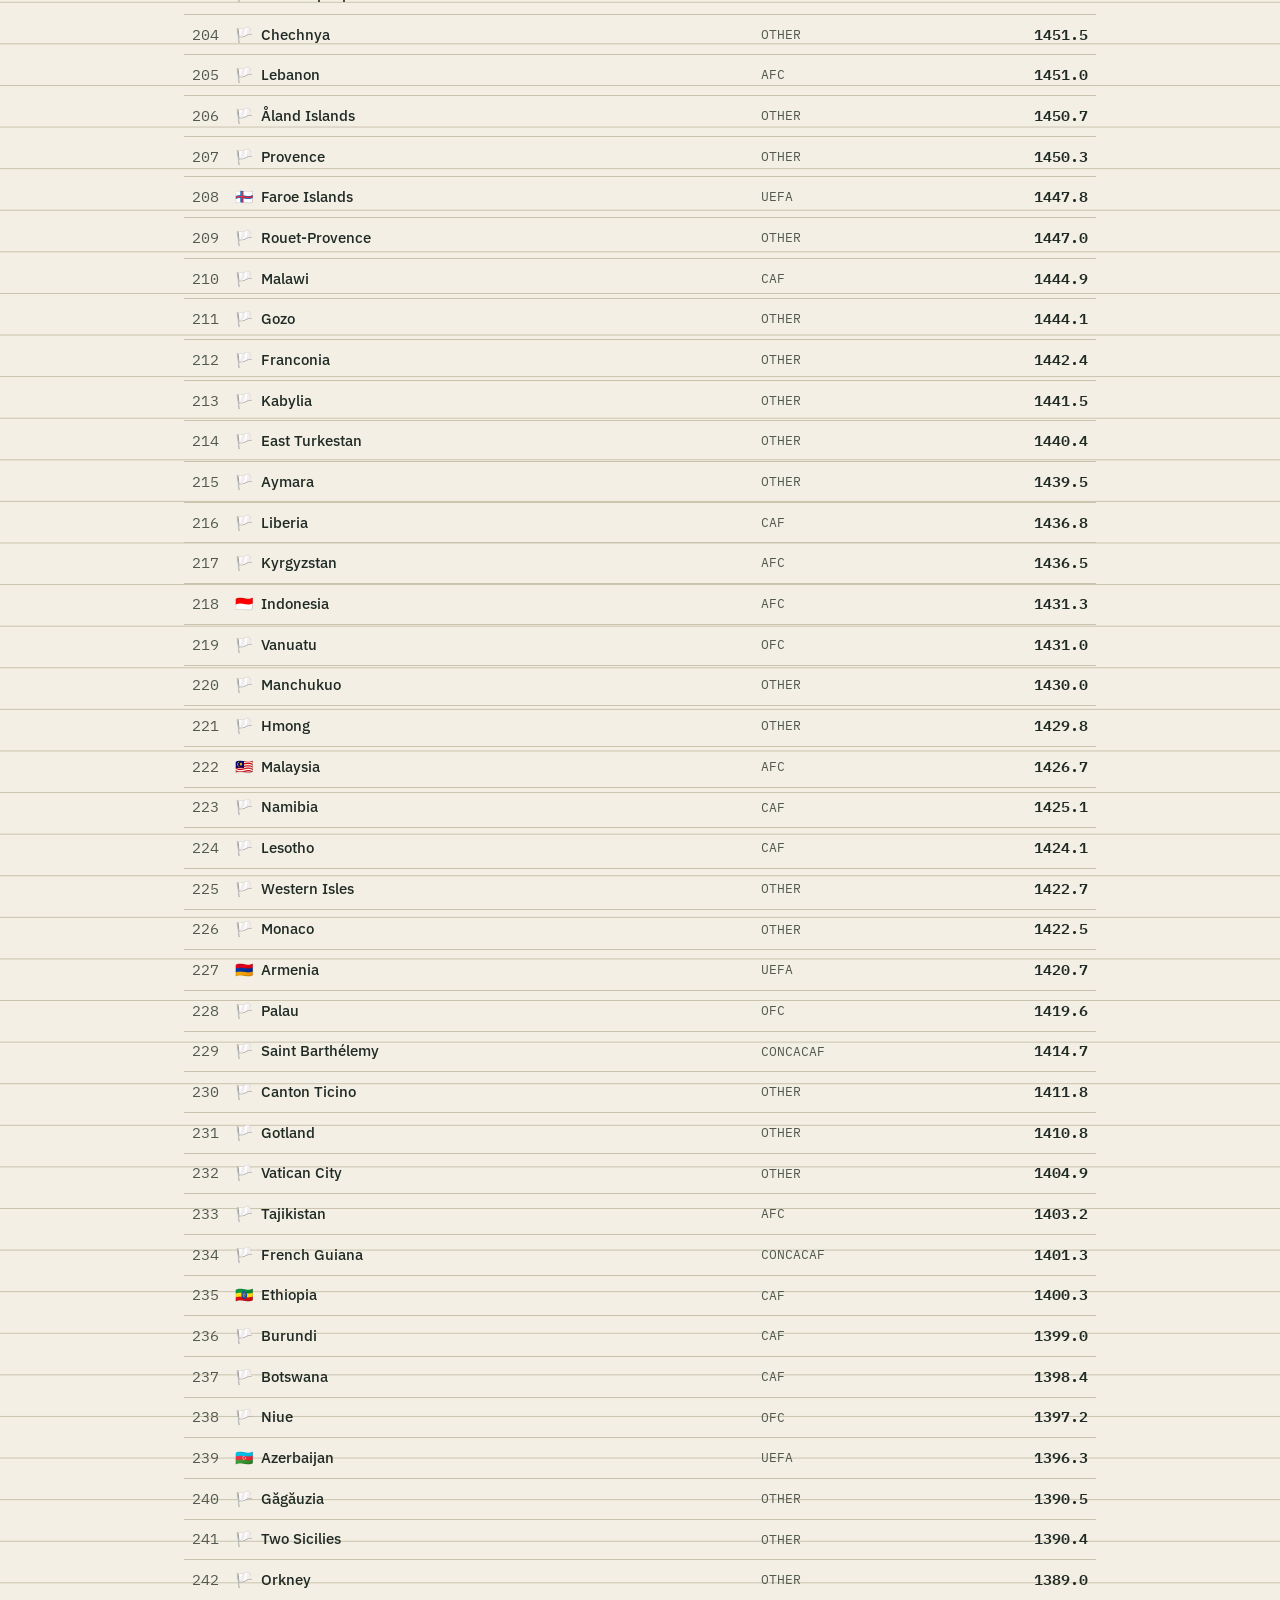
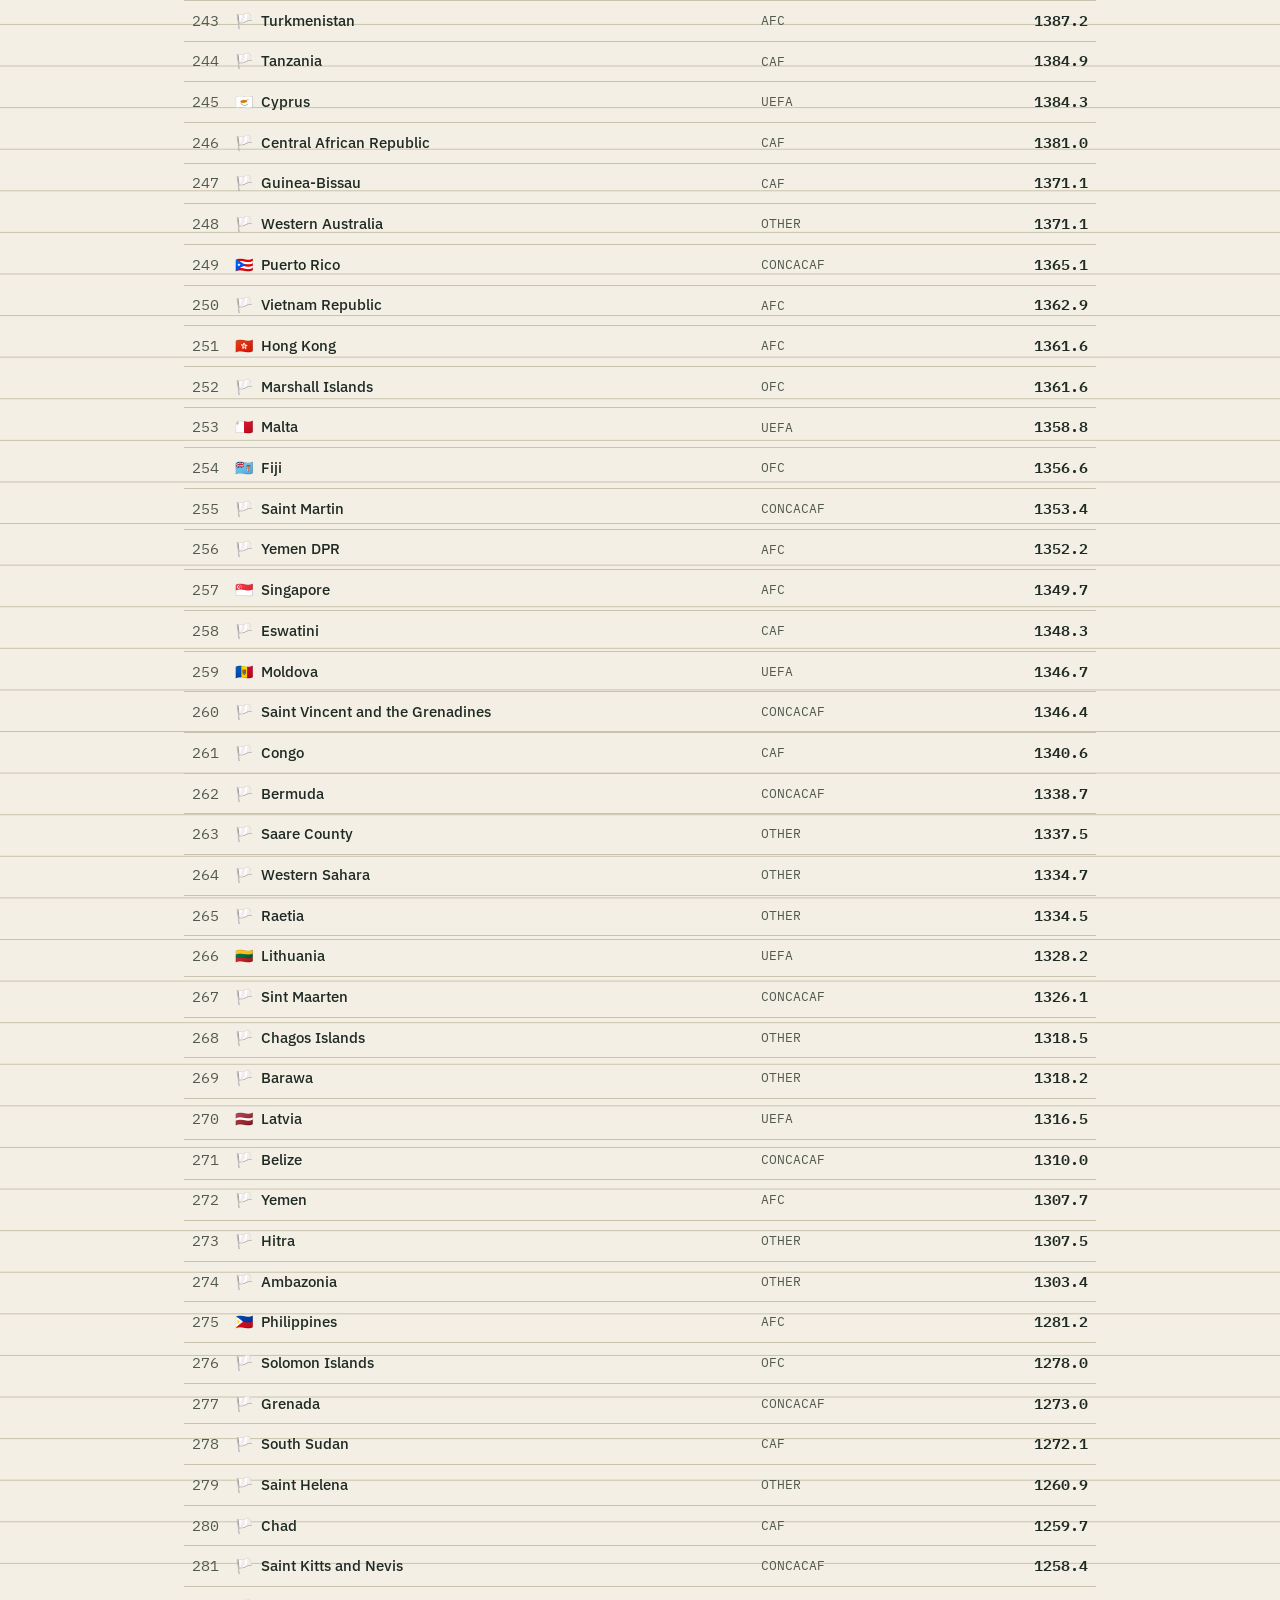
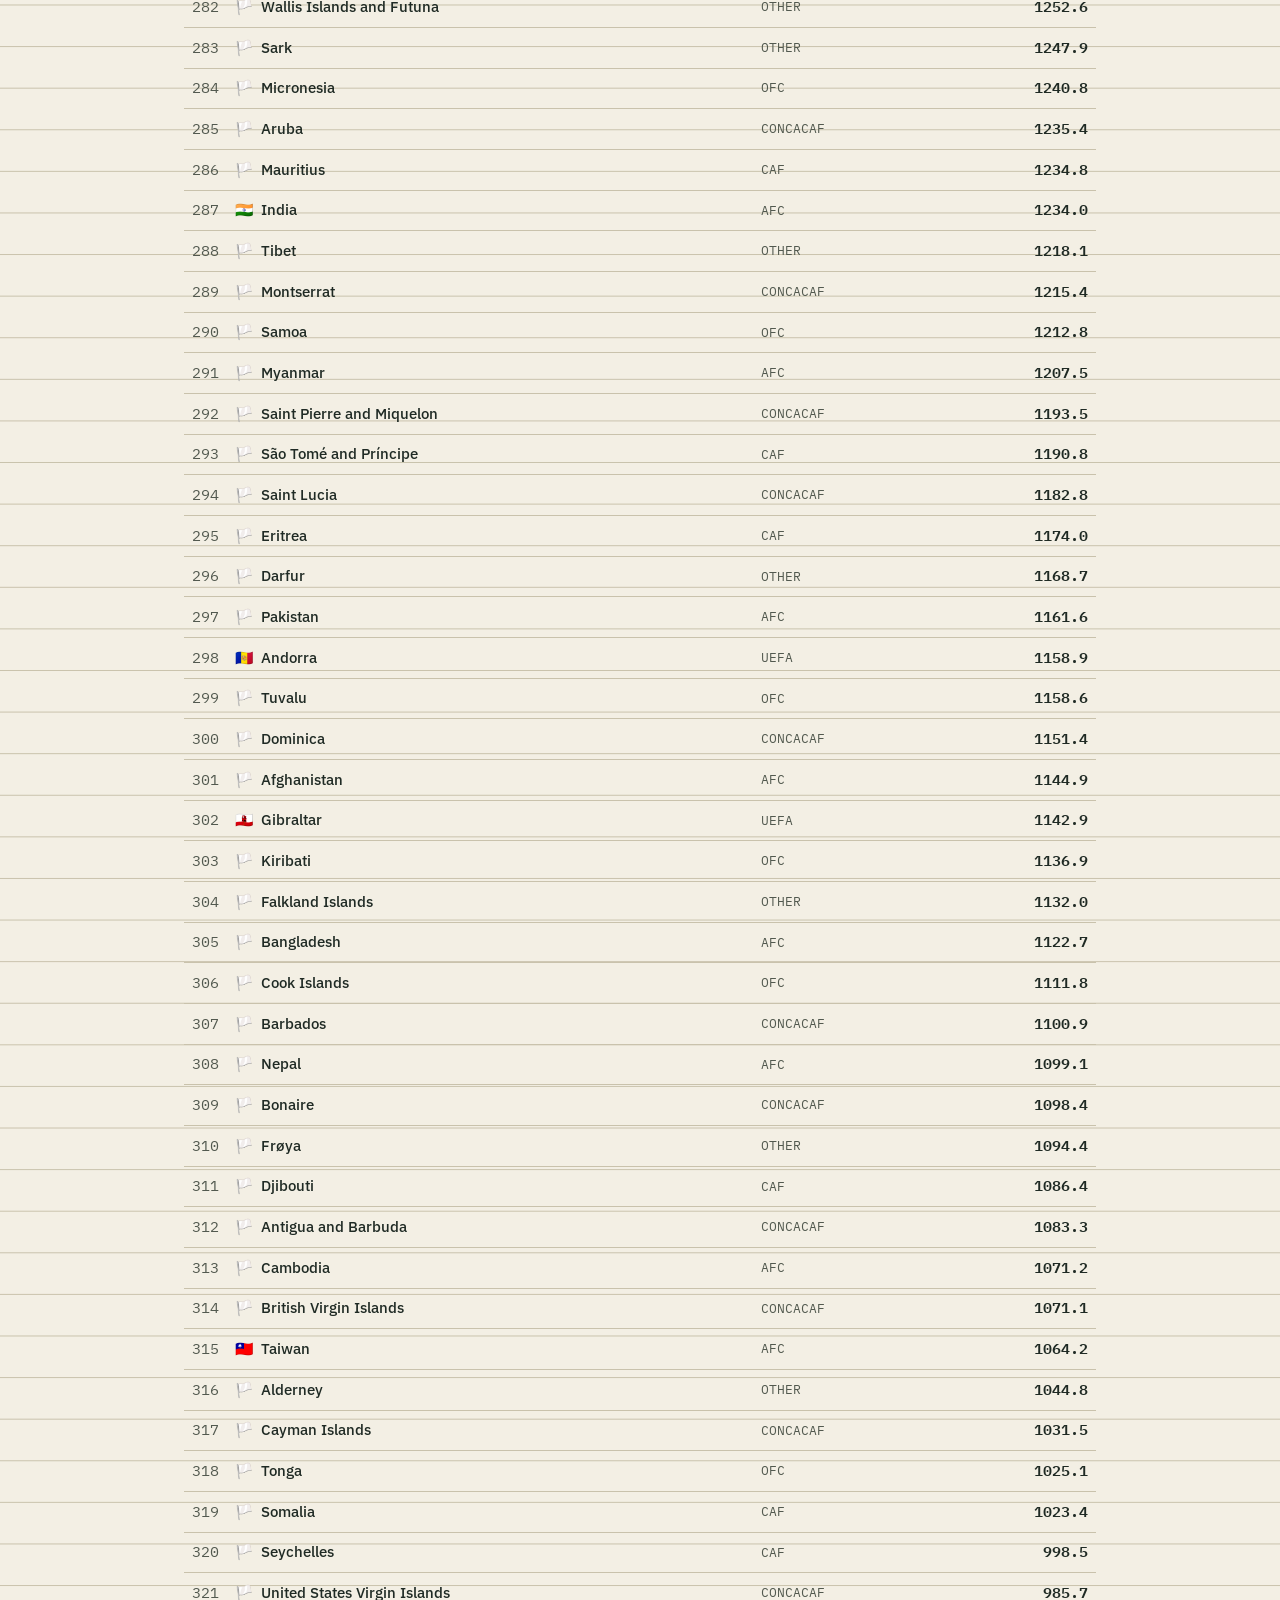
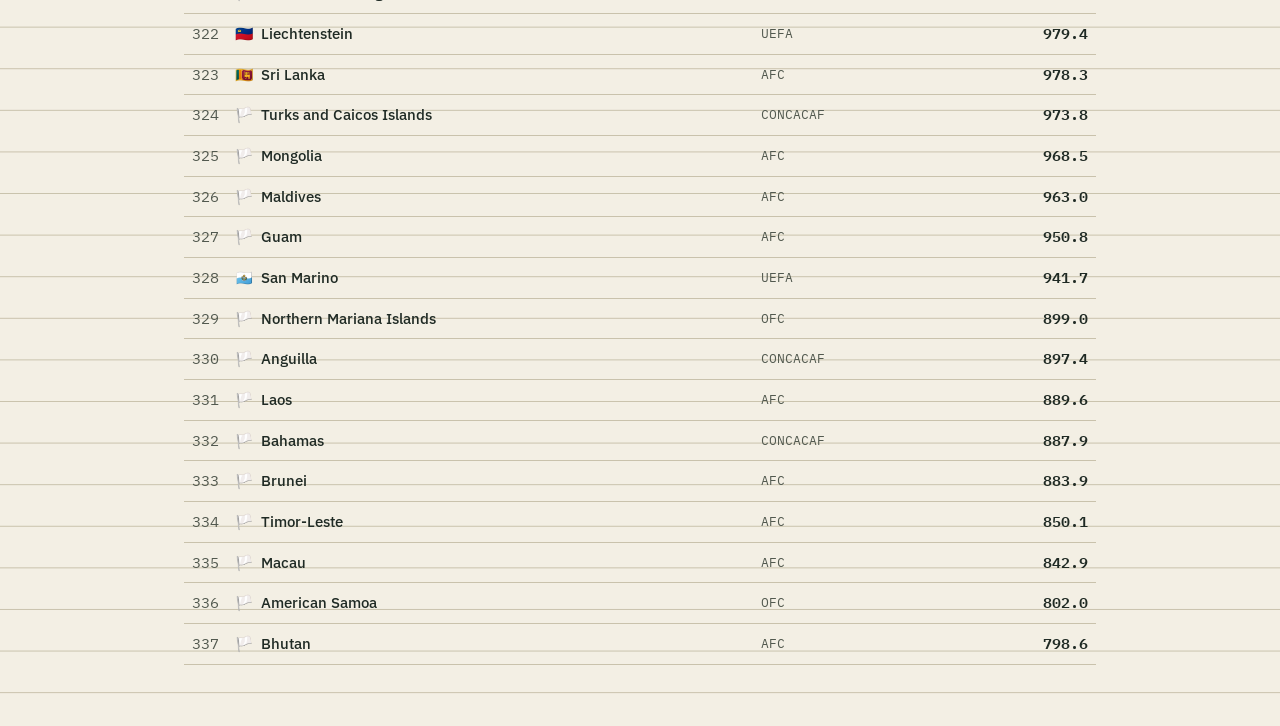
<file: admin.html>
<!doctype html>
<html lang="en">
<head>
<meta charset="utf-8" />
<meta name="viewport" content="width=device-width, initial-scale=1" />
<title>Add entries — The Football Ledger</title>
<link rel="stylesheet" href="css/styles.css" />
</head>
<body>
  <div class="wrap">
    <a class="back-link" href="index.html">&larr; back to the ledger</a>

    <header class="masthead" style="padding-top:0.5rem;">
      <h1 style="font-size:2.2rem;">Add an entry</h1>
      <div class="tag">nations, matches, and images — no code editing required</div>
    </header>

    <p class="admin-intro">
      This page runs entirely in your browser. Fill in a form, hit <strong>Add</strong>, and the ranking
      preview below recalculates instantly using the same rating engine as the live site. When you're
      happy, click <strong>Download</strong> to get an updated data file — drop it into your repo's
      <code>/data</code> folder (drag-and-drop on github.com works fine) and commit. That's the only
      manual step, since a page hosted on GitHub Pages can't write back to the repo by itself.
    </p>

    <h2 class="section-title">Add a nation</h2>
    <form class="entry-form" id="team-form">
      <div class="field-grid">
        <div class="field">
          <label for="t-id">ID (3 letters, unique)</label>
          <input type="text" id="t-id" maxlength="8" placeholder="SWE" required />
        </div>
        <div class="field">
          <label for="t-name">Name</label>
          <input type="text" id="t-name" placeholder="Sweden" required />
        </div>
        <div class="field">
          <label for="t-conf">Confederation</label>
          <select id="t-conf" required>
            <option value="UEFA">UEFA</option>
            <option value="CONMEBOL">CONMEBOL</option>
            <option value="CONCACAF">CONCACAF</option>
            <option value="AFC">AFC</option>
            <option value="CAF">CAF</option>
            <option value="OFC">OFC</option>
          </select>
        </div>
        <div class="field">
          <label for="t-flag">Flag code (2 letters, optional)</label>
          <input type="text" id="t-flag" maxlength="2" placeholder="se" />
        </div>
        <div class="field">
          <label for="t-founded">Founded (optional)</label>
          <input type="number" id="t-founded" placeholder="1904" />
        </div>
        <div class="field span-2">
          <label for="t-logo">Logo image (optional)</label>
          <input type="text" id="t-logo" placeholder="sweden.png (or a full image URL)" />
          <input type="file" id="t-logo-file" accept="image/*" />
          <span class="hint">Picking a file just fills in its name — you still need to copy that image into <code>images/teams/</code> in your repo with the exact same filename.</span>
        </div>
      </div>
      <div class="btn-row">
        <button type="submit" class="btn">Add nation</button>
        <button type="button" class="btn secondary" id="download-teams">Download teams.js</button>
      </div>
      <div class="status-msg" id="team-status"></div>
    </form>

    <h2 class="section-title">Add a match</h2>
    <form class="entry-form" id="match-form">
      <div class="field-grid">
        <div class="field">
          <label for="m-date">Date</label>
          <input type="date" id="m-date" required />
        </div>
        <div class="field">
          <label for="m-tournament">Competition</label>
          <select id="m-tournament">
            <option value="friendly">Friendly</option>
            <option value="qualifier">Qualifier</option>
            <option value="continental">Continental championship</option>
            <option value="world_cup">World Cup</option>
          </select>
        </div>
        <div class="field checkbox">
          <input type="checkbox" id="m-neutral" />
          <label for="m-neutral" style="font-family:var(--sans);font-size:0.85rem;color:var(--ink);">Played at a neutral venue</label>
        </div>
        <div class="field">
          <label for="m-home">Home team</label>
          <select id="m-home"></select>
        </div>
        <div class="field">
          <label for="m-home-score">Home goals</label>
          <input type="number" id="m-home-score" min="0" value="0" required />
        </div>
        <div class="field">
          <label for="m-away">Away team</label>
          <select id="m-away"></select>
        </div>
        <div class="field">
          <label for="m-away-score">Away goals</label>
          <input type="number" id="m-away-score" min="0" value="0" required />
        </div>
        <div class="field span-2">
          <label for="m-note">Note (optional)</label>
          <input type="text" id="m-note" placeholder="e.g. World Cup Final, Lusail" />
        </div>
        <div class="field span-2">
          <label for="m-photo">Match photo (optional)</label>
          <input type="text" id="m-photo" placeholder="1958-final.jpg (or a full image URL)" />
          <input type="file" id="m-photo-file" accept="image/*" />
          <span class="hint">Same idea as team logos — copy the actual image into <code>images/matches/</code> with this filename.</span>
        </div>
      </div>
      <div class="btn-row">
        <button type="submit" class="btn">Add match</button>
        <button type="button" class="btn secondary" id="download-matches">Download matches.js</button>
      </div>
      <div class="status-msg" id="match-status"></div>
    </form>

    <h2 class="section-title">Live ranking preview</h2>
    <p class="preview-note" id="preview-note">Loading current data&hellip;</p>
    <table class="ledger" id="preview-table">
      <thead>
        <tr><th>#</th><th>Nation</th><th>Confederation</th><th>Rating</th></tr>
      </thead>
      <tbody id="preview-body"></tbody>
    </table>
  </div>

  <script src="data/teams.js"></script>
  <script src="data/matches.js"></script>
  <script src="js/util.js"></script>
  <script src="js/elo.js"></script>
  <script src="js/admin.js"></script>
</body>
</html>
</file>
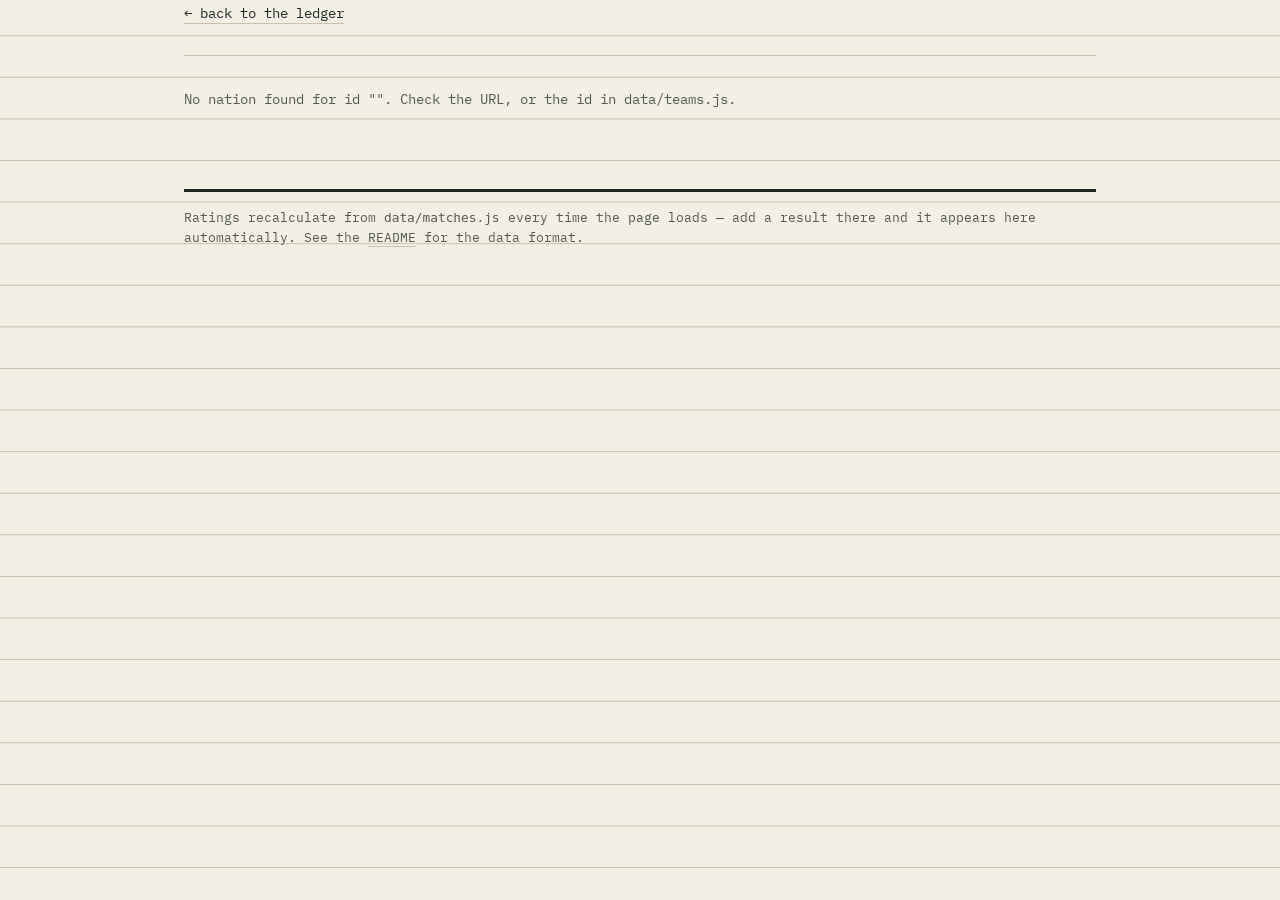
<file: team.html>
<!doctype html>
<html lang="en">
<head>
<meta charset="utf-8" />
<meta name="viewport" content="width=device-width, initial-scale=1" />
<title>Team — The Football Ledger</title>
<link rel="stylesheet" href="css/styles.css" />
</head>
<body>
  <div class="wrap">
    <a class="back-link" href="index.html">&larr; back to the ledger</a>

    <div id="content">
      <p class="empty-state">Loading…</p>
    </div>

    <footer class="colophon">
      Ratings recalculate from <code>data/matches.js</code> every time the page loads — add a result there
      and it appears here automatically. See the <a href="README.md">README</a> for the data format.
    </footer>
  </div>

  <script src="data/teams.js"></script>
  <script src="data/matches.js"></script>
  <script src="js/util.js"></script>
  <script src="js/elo.js"></script>
  <script src="js/team.js"></script>
</body>
</html>
</file>
<file: css/styles.css>
@import url('https://fonts.googleapis.com/css2?family=Big+Shoulders+Display:wght@600;700;800&family=IBM+Plex+Mono:wght@400;500;600&family=IBM+Plex+Sans:wght@400;500;600&display=swap');

:root {
  --paper: #f3efe4;
  --paper-dim: #ece5d4;
  --ink: #1f2a24;
  --ink-soft: #52594f;
  --pitch: #2f5233;
  --pitch-deep: #203a25;
  --gold: #b8862b;
  --rule: #c9c2ac;
  --rise: #2f6b3c;
  --fall: #8c3b2e;

  --display: 'Big Shoulders Display', sans-serif;
  --mono: 'IBM Plex Mono', monospace;
  --sans: 'IBM Plex Sans', sans-serif;
}

* { box-sizing: border-box; }

html { scroll-behavior: smooth; }

body {
  margin: 0;
  background: var(--paper);
  color: var(--ink);
  font-family: var(--sans);
  line-height: 1.5;
  background-image:
    linear-gradient(var(--rule) 1px, transparent 1px);
  background-size: 100% 2.6em;
  background-position: 0 7.4em;
}

a { color: inherit; }

:focus-visible {
  outline: 2px solid var(--pitch);
  outline-offset: 2px;
}

.wrap {
  max-width: 960px;
  margin: 0 auto;
  padding: 0 1.5rem 4rem;
}

/* ---------- Header ---------- */

header.masthead {
  border-bottom: 3px solid var(--ink);
  padding: 2rem 0 1rem;
  margin-bottom: 1.5rem;
}

.masthead-row {
  display: flex;
  align-items: baseline;
  justify-content: space-between;
  gap: 1rem;
  flex-wrap: wrap;
}

.masthead h1 {
  font-family: var(--display);
  font-weight: 800;
  font-size: clamp(2.4rem, 6vw, 3.6rem);
  letter-spacing: 0.01em;
  margin: 0;
  color: var(--pitch-deep);
  line-height: 0.95;
}

.masthead .tag {
  font-family: var(--mono);
  font-size: 0.85rem;
  color: var(--ink-soft);
  margin-top: 0.35rem;
}

.masthead nav {
  font-family: var(--mono);
  font-size: 0.9rem;
}

.masthead nav a {
  text-decoration: none;
  border-bottom: 1px solid var(--rule);
}

.masthead nav a:hover { border-color: var(--ink); }

/* ---------- Confederation tabs ---------- */

.tabs {
  display: flex;
  flex-wrap: wrap;
  gap: 0.4rem;
  margin: 1.25rem 0 1.75rem;
}

.tabs button {
  font-family: var(--mono);
  font-size: 0.85rem;
  background: transparent;
  border: 1px solid var(--rule);
  color: var(--ink-soft);
  padding: 0.4rem 0.8rem;
  cursor: pointer;
  border-radius: 2px;
}

.tabs button:hover { border-color: var(--ink); color: var(--ink); }

.tabs button.active {
  background: var(--pitch);
  border-color: var(--pitch);
  color: var(--paper);
}

/* ---------- Search ---------- */

.search-row {
  display: flex;
  gap: 0.75rem;
  align-items: center;
  margin-bottom: 1rem;
  flex-wrap: wrap;
}

.search-row input[type="search"] {
  font-family: var(--sans);
  font-size: 0.95rem;
  padding: 0.5rem 0.7rem;
  border: 1px solid var(--ink);
  background: var(--paper);
  color: var(--ink);
  border-radius: 2px;
  min-width: 220px;
  flex: 1;
}

.search-row select {
  font-family: var(--mono);
  font-size: 0.9rem;
  padding: 0.45rem 0.5rem;
  border: 1px solid var(--ink);
  background: var(--paper);
  color: var(--ink);
  border-radius: 2px;
}

.count {
  font-family: var(--mono);
  font-size: 0.8rem;
  color: var(--ink-soft);
}

/* ---------- Ledger table ---------- */

table.ledger {
  width: 100%;
  border-collapse: collapse;
  font-family: var(--mono);
  font-size: 0.92rem;
}

table.ledger thead th {
  text-align: left;
  font-weight: 500;
  color: var(--ink-soft);
  font-size: 0.78rem;
  border-bottom: 2px solid var(--ink);
  padding: 0.4rem 0.5rem;
}

table.ledger tbody tr {
  border-bottom: 1px solid var(--rule);
  cursor: pointer;
}

table.ledger tbody tr:hover { background: var(--paper-dim); }

table.ledger td {
  padding: 0.55rem 0.5rem;
  vertical-align: middle;
}

td.rank { width: 2.5rem; color: var(--ink-soft); }
td.rank.medal-1, td.rank.medal-2, td.rank.medal-3 { color: var(--gold); font-weight: 600; }

td.nation { font-family: var(--sans); font-weight: 500; }

td.nation .flag { margin-right: 0.5rem; }

.badge {
  border-radius: 2px;
  object-fit: cover;
  vertical-align: -0.2em;
}

.badge-emoji { display: inline-block; }

.match-photo {
  display: block;
  max-width: 220px;
  border-radius: 2px;
  border: 1px solid var(--rule);
  margin: 0.35rem 0;
}

td.conf { color: var(--ink-soft); font-size: 0.82rem; }

td.pts { text-align: right; font-weight: 600; }

td.form { letter-spacing: 0.15em; }

.form .w { color: var(--rise); }
.form .d { color: var(--ink-soft); }
.form .l { color: var(--fall); }

/* ---------- Team page ---------- */

.team-header {
  display: flex;
  align-items: center;
  gap: 1rem;
  flex-wrap: wrap;
  margin-bottom: 0.5rem;
}

.team-header .flag-big { font-size: 2.6rem; line-height: 1; }

.team-header h1 {
  font-family: var(--display);
  font-size: clamp(2rem, 6vw, 3rem);
  margin: 0;
  color: var(--pitch-deep);
}

.team-meta {
  font-family: var(--mono);
  font-size: 0.85rem;
  color: var(--ink-soft);
  display: flex;
  gap: 1.5rem;
  flex-wrap: wrap;
  margin-bottom: 1.5rem;
}

.team-meta strong { color: var(--ink); }

.rating-big {
  font-family: var(--display);
  font-size: 2.2rem;
  color: var(--pitch);
}

.chart-box {
  border: 1px solid var(--rule);
  background: var(--paper-dim);
  padding: 1rem;
  margin-bottom: 2rem;
  overflow-x: auto;
}

.chart-box svg { display: block; }

h2.section-title {
  font-family: var(--display);
  font-size: 1.4rem;
  color: var(--pitch-deep);
  border-bottom: 2px solid var(--ink);
  padding-bottom: 0.25rem;
  margin: 2rem 0 0.75rem;
}

table.matchlog {
  width: 100%;
  border-collapse: collapse;
  font-family: var(--mono);
  font-size: 0.88rem;
}

table.matchlog thead th {
  text-align: left;
  font-weight: 500;
  color: var(--ink-soft);
  font-size: 0.76rem;
  border-bottom: 2px solid var(--ink);
  padding: 0.4rem 0.5rem;
}

table.matchlog tbody tr { border-bottom: 1px solid var(--rule); }
table.matchlog td { padding: 0.5rem; }

.delta.up { color: var(--rise); }
.delta.down { color: var(--fall); }

.note {
  font-family: var(--sans);
  font-size: 0.82rem;
  color: var(--ink-soft);
  font-style: italic;
}

.back-link {
  display: inline-block;
  font-family: var(--mono);
  font-size: 0.85rem;
  margin-bottom: 1rem;
  text-decoration: none;
  border-bottom: 1px solid var(--rule);
}

.back-link:hover { border-color: var(--ink); }

.empty-state {
  font-family: var(--mono);
  font-size: 0.9rem;
  color: var(--ink-soft);
  padding: 2rem 0;
  border-top: 1px solid var(--rule);
}

footer.colophon {
  margin-top: 3rem;
  padding-top: 1rem;
  border-top: 3px solid var(--ink);
  font-family: var(--mono);
  font-size: 0.8rem;
  color: var(--ink-soft);
}

footer.colophon a { border-bottom: 1px solid var(--rule); text-decoration: none; }
footer.colophon a:hover { border-color: var(--ink-soft); }

/* ---------- Admin / add-entry forms ---------- */

.admin-intro {
  font-family: var(--sans);
  font-size: 0.95rem;
  color: var(--ink-soft);
  max-width: 62ch;
  margin-bottom: 2rem;
  padding: 0.9rem 1rem;
  border: 1px solid var(--rule);
  background: var(--paper-dim);
}

.admin-intro strong { color: var(--ink); }

form.entry-form {
  border: 1px solid var(--rule);
  padding: 1.25rem 1.25rem 1.5rem;
  margin-bottom: 2.5rem;
  background: var(--paper-dim);
}

.field-grid {
  display: grid;
  grid-template-columns: repeat(auto-fit, minmax(180px, 1fr));
  gap: 0.9rem 1.1rem;
  margin-bottom: 1rem;
}

.field { display: flex; flex-direction: column; gap: 0.3rem; }
.field.span-2 { grid-column: span 2; }

.field label {
  font-family: var(--mono);
  font-size: 0.72rem;
  color: var(--ink-soft);
}

.field input[type="text"],
.field input[type="number"],
.field input[type="date"],
.field select,
.field textarea {
  font-family: var(--sans);
  font-size: 0.92rem;
  padding: 0.45rem 0.55rem;
  border: 1px solid var(--ink);
  background: var(--paper);
  color: var(--ink);
  border-radius: 2px;
}

.field.checkbox {
  flex-direction: row;
  align-items: center;
  gap: 0.5rem;
}

.field .hint {
  font-family: var(--sans);
  font-size: 0.76rem;
  color: var(--ink-soft);
}

.btn {
  font-family: var(--mono);
  font-size: 0.85rem;
  padding: 0.5rem 1rem;
  border: 1px solid var(--ink);
  background: var(--pitch);
  color: var(--paper);
  cursor: pointer;
  border-radius: 2px;
}

.btn:hover { background: var(--pitch-deep); }

.btn.secondary {
  background: transparent;
  color: var(--ink);
}

.btn.secondary:hover { background: var(--paper); }

.btn-row { display: flex; gap: 0.6rem; flex-wrap: wrap; align-items: center; margin-top: 0.5rem; }

.status-msg {
  font-family: var(--mono);
  font-size: 0.82rem;
  margin-top: 0.6rem;
}

.status-msg.ok { color: var(--rise); }
.status-msg.err { color: var(--fall); }

.preview-note {
  font-family: var(--mono);
  font-size: 0.78rem;
  color: var(--ink-soft);
  margin: 0.4rem 0 1rem;
}

@media (max-width: 600px) {
  table.ledger { font-size: 0.82rem; }
  td.conf { display: none; }
  table.ledger thead th:nth-child(3) { display: none; }
}
</file>
